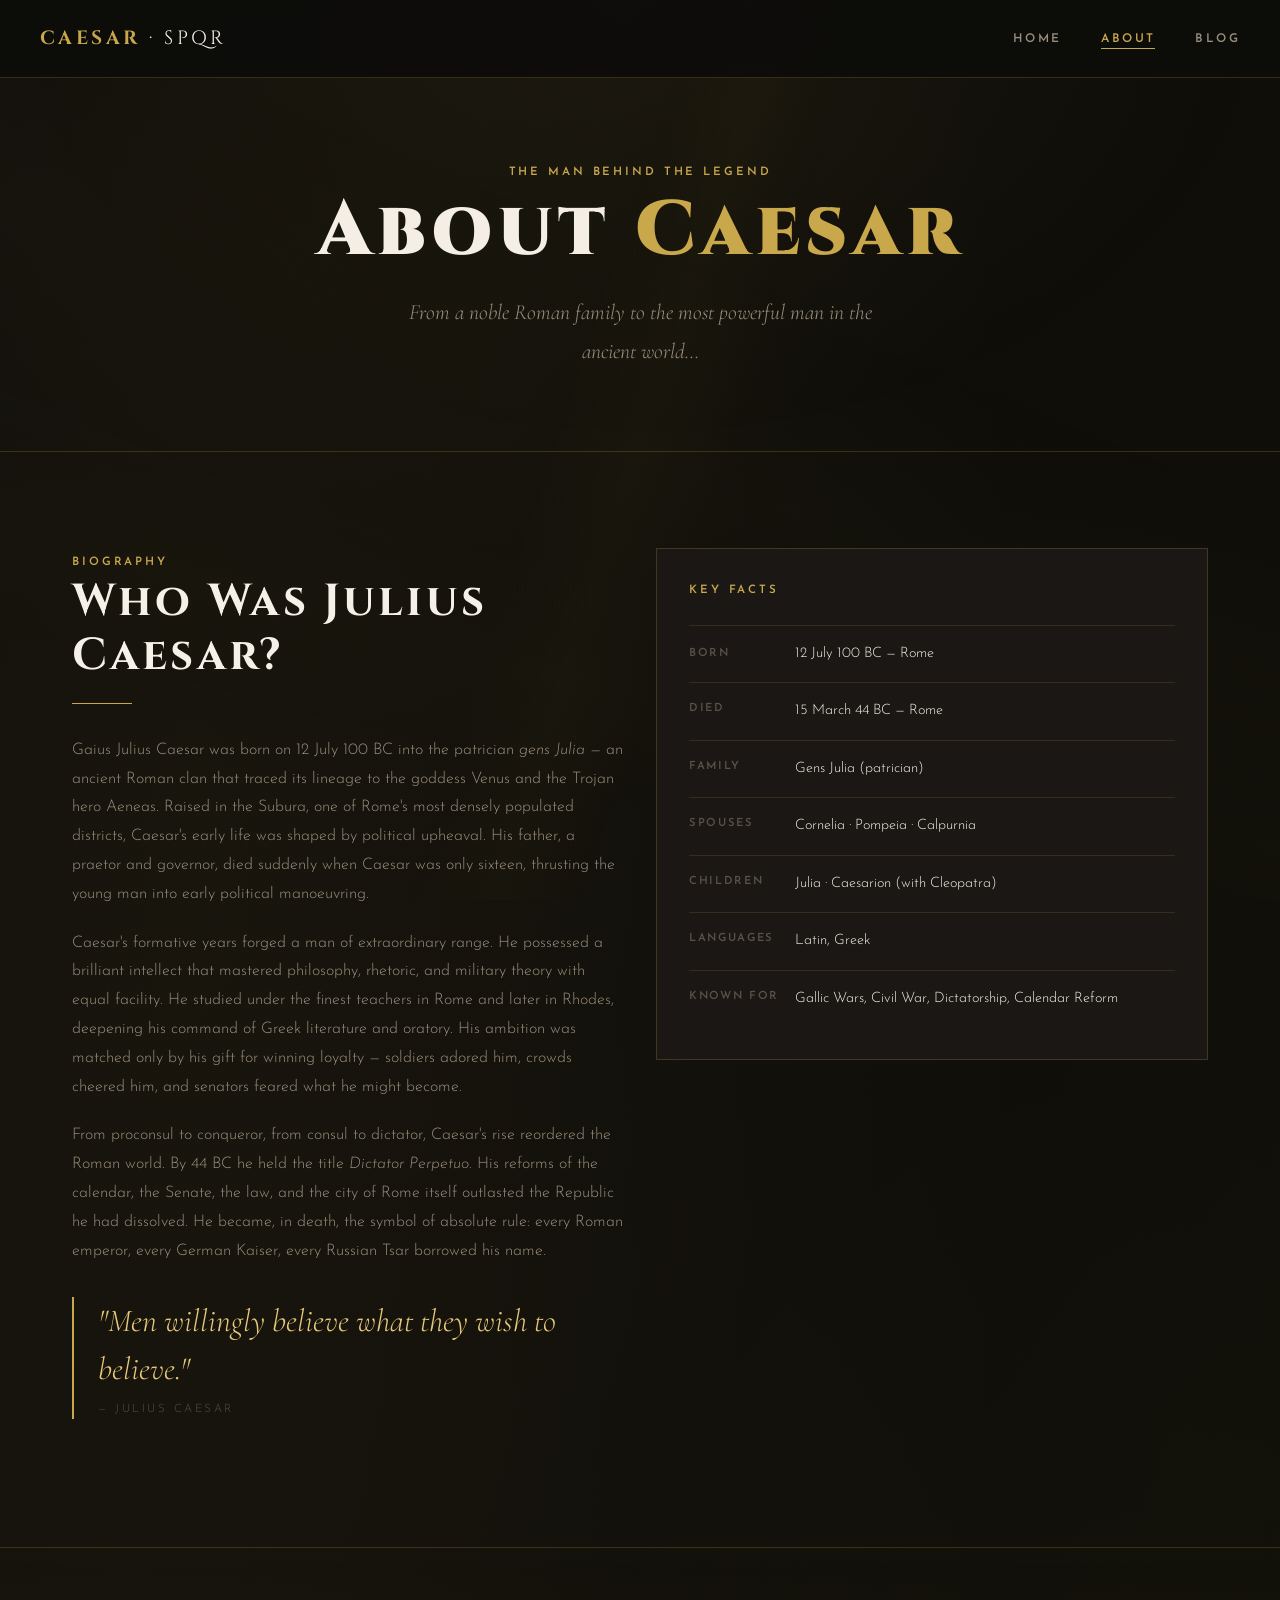
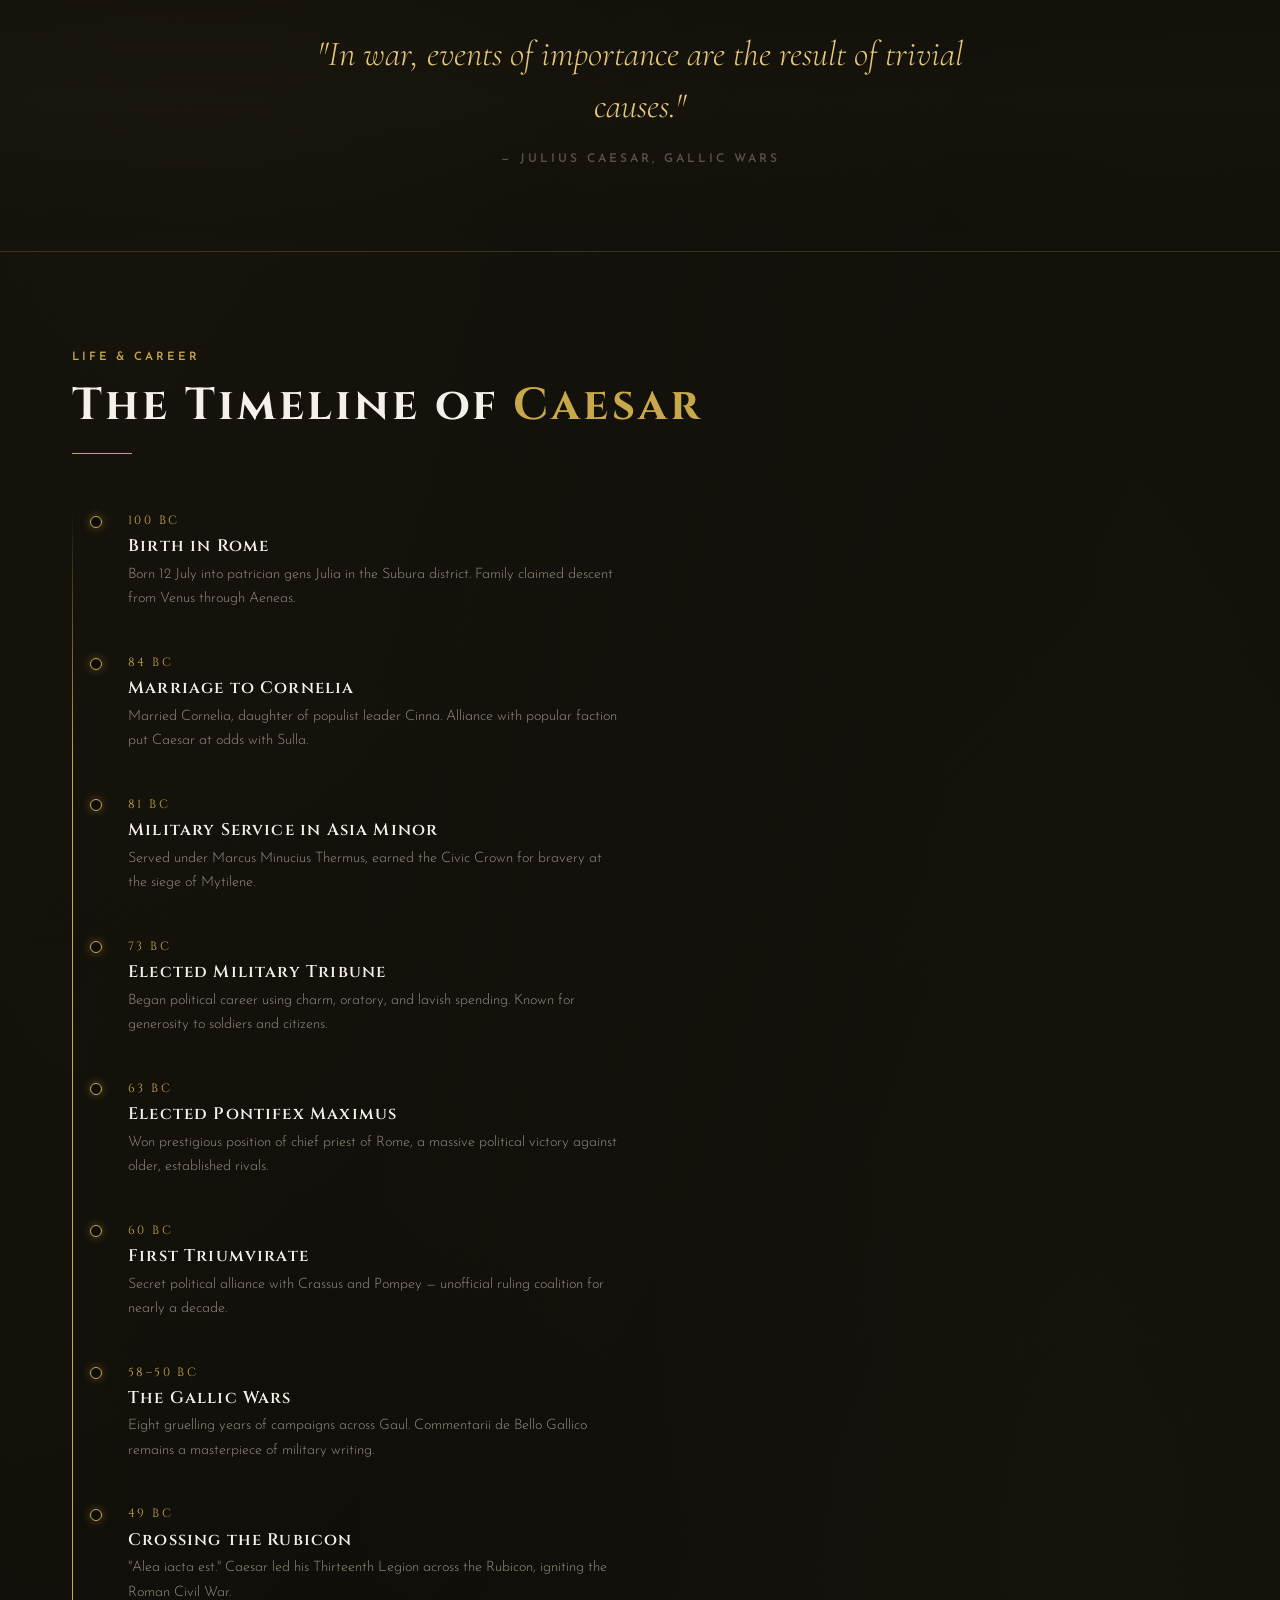
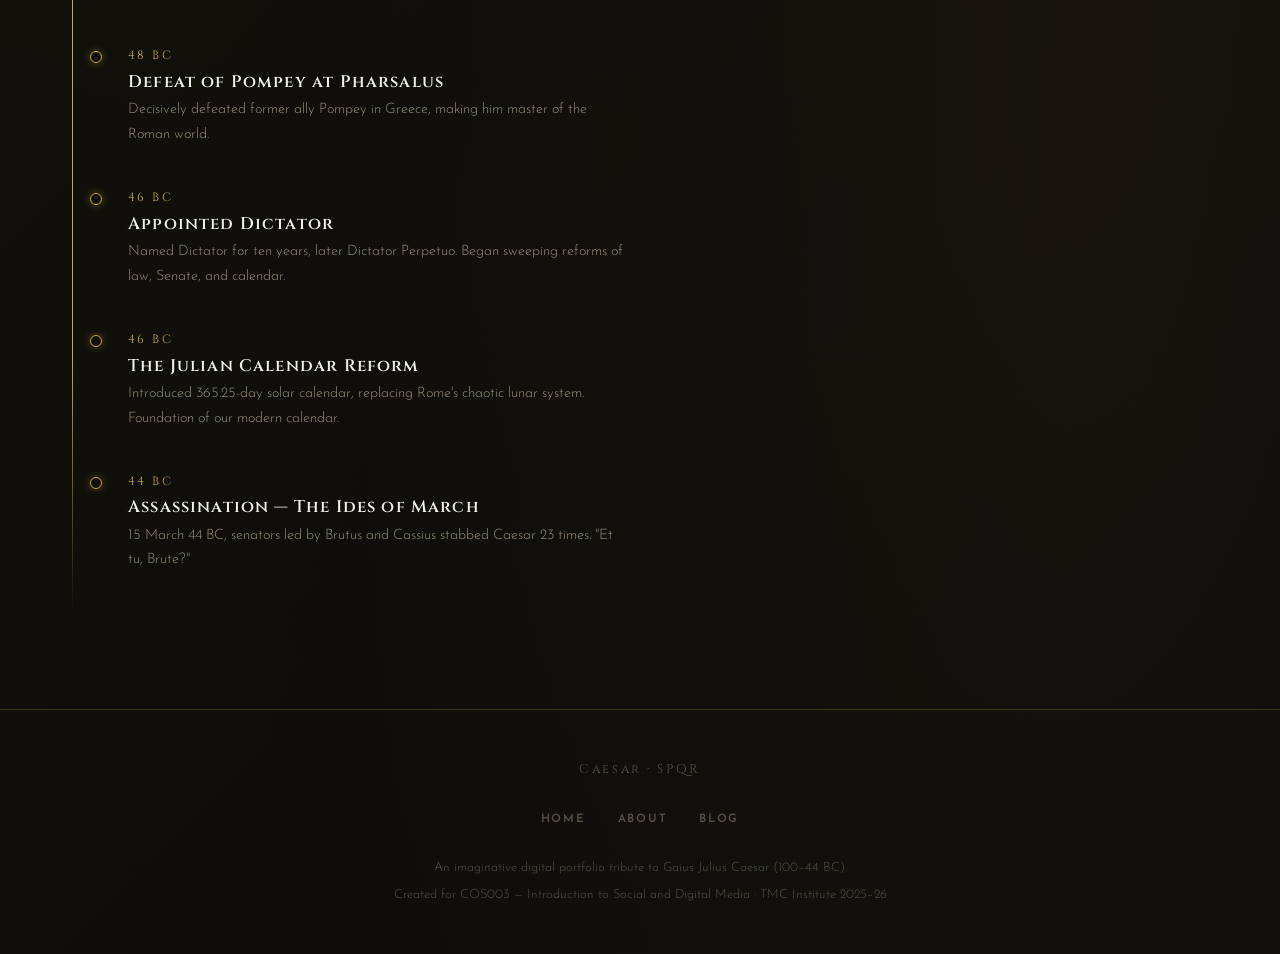
<file: about.html>
<!DOCTYPE html>
<html lang="en">
<head>
  <meta charset="UTF-8" />
  <meta name="viewport" content="width=device-width, initial-scale=1.0" />
  <title>About Caesar — Julius Caesar · Imperial Portfolio</title>
  <link rel="stylesheet" href="css/style.css" />
</head>
<body>

  <nav class="nav" role="navigation" aria-label="Main navigation">
    <a href="index.html" class="nav-logo">Caesar<span> · SPQR</span></a>
    <button class="nav-toggle" aria-label="Toggle menu" aria-expanded="false">
      <span></span><span></span><span></span>
    </button>
    <ul class="nav-links">
      <li><a href="index.html">Home</a></li>
      <li><a href="about.html">About</a></li>
      <li><a href="blog.html">Blog</a></li>
    </ul>
  </nav>

  <main>

    <!-- ── PAGE HERO ──────────────────────────────────────── -->
    <header class="page-hero">
      <span class="overline">The Man Behind the Legend</span>
      <h1>About <span class="gold">Caesar</span></h1>
      <p class="hero-subtitle" style="font-family:var(--font-quote);font-style:italic;margin-top:1rem;">From a noble Roman family to the most powerful man in the ancient world…</p>
    </header>

    <!-- ── BIO + KEY FACTS ────────────────────────────────── -->
    <section class="section" aria-label="Biography">
      <div class="featured-grid" style="align-items:start;">

        <!-- Biography -->
        <div class="reveal-left">
          <span class="overline">Biography</span>
          <h2>Who Was Julius Caesar?</h2>
          <div class="divider" style="margin-bottom:2rem;"></div>

          <p>Gaius Julius Caesar was born on 12 July 100 BC into the patrician <em>gens Julia</em> — an ancient Roman clan that traced its lineage to the goddess Venus and the Trojan hero Aeneas. Raised in the Subura, one of Rome's most densely populated districts, Caesar's early life was shaped by political upheaval. His father, a praetor and governor, died suddenly when Caesar was only sixteen, thrusting the young man into early political manoeuvring.</p>
          <p style="margin-top:1.25rem;">Caesar's formative years forged a man of extraordinary range. He possessed a brilliant intellect that mastered philosophy, rhetoric, and military theory with equal facility. He studied under the finest teachers in Rome and later in Rhodes, deepening his command of Greek literature and oratory. His ambition was matched only by his gift for winning loyalty — soldiers adored him, crowds cheered him, and senators feared what he might become.</p>
          <p style="margin-top:1.25rem;">From proconsul to conqueror, from consul to dictator, Caesar's rise reordered the Roman world. By 44 BC he held the title <em>Dictator Perpetuo</em>. His reforms of the calendar, the Senate, the law, and the city of Rome itself outlasted the Republic he had dissolved. He became, in death, the symbol of absolute rule: every Roman emperor, every German Kaiser, every Russian Tsar borrowed his name.</p>

          <blockquote style="margin-top:2rem;">"Men willingly believe what they wish to believe."
            <footer style="font-family:var(--font-body);font-size:0.72rem;letter-spacing:0.22em;text-transform:uppercase;color:var(--text-dim);font-style:normal;margin-top:0.5rem;">— Julius Caesar</footer>
          </blockquote>
        </div>

        <!-- Key Facts -->
        <div class="card reveal-right" style="cursor:default;">
          <span class="overline" style="display:block;margin-bottom:1.5rem;">Key Facts</span>
          <div style="border-top:1px solid rgba(201,168,76,0.15);">
            <div style="display:flex;gap:1rem;align-items:start;padding:1rem 0;border-bottom:1px solid rgba(201,168,76,0.15);">
              <span style="font-size:0.7rem;letter-spacing:0.15em;text-transform:uppercase;color:var(--text-dim);font-weight:600;min-width:90px;padding-top:2px;flex-shrink:0;">Born</span>
              <span style="font-size:0.9rem;font-weight:300;color:var(--text);">12 July 100 BC — Rome</span>
            </div>
            <div style="display:flex;gap:1rem;align-items:start;padding:1rem 0;border-bottom:1px solid rgba(201,168,76,0.15);">
              <span style="font-size:0.7rem;letter-spacing:0.15em;text-transform:uppercase;color:var(--text-dim);font-weight:600;min-width:90px;flex-shrink:0;">Died</span>
              <span style="font-size:0.9rem;font-weight:300;color:var(--text);">15 March 44 BC — Rome</span>
            </div>
            <div style="display:flex;gap:1rem;align-items:start;padding:1rem 0;border-bottom:1px solid rgba(201,168,76,0.15);">
              <span style="font-size:0.7rem;letter-spacing:0.15em;text-transform:uppercase;color:var(--text-dim);font-weight:600;min-width:90px;flex-shrink:0;">Family</span>
              <span style="font-size:0.9rem;font-weight:300;color:var(--text);">Gens Julia (patrician)</span>
            </div>
            <div style="display:flex;gap:1rem;align-items:start;padding:1rem 0;border-bottom:1px solid rgba(201,168,76,0.15);">
              <span style="font-size:0.7rem;letter-spacing:0.15em;text-transform:uppercase;color:var(--text-dim);font-weight:600;min-width:90px;flex-shrink:0;">Spouses</span>
              <span style="font-size:0.9rem;font-weight:300;color:var(--text);">Cornelia · Pompeia · Calpurnia</span>
            </div>
            <div style="display:flex;gap:1rem;align-items:start;padding:1rem 0;border-bottom:1px solid rgba(201,168,76,0.15);">
              <span style="font-size:0.7rem;letter-spacing:0.15em;text-transform:uppercase;color:var(--text-dim);font-weight:600;min-width:90px;flex-shrink:0;">Children</span>
              <span style="font-size:0.9rem;font-weight:300;color:var(--text);">Julia · Caesarion (with Cleopatra)</span>
            </div>
            <div style="display:flex;gap:1rem;align-items:start;padding:1rem 0;border-bottom:1px solid rgba(201,168,76,0.15);">
              <span style="font-size:0.7rem;letter-spacing:0.15em;text-transform:uppercase;color:var(--text-dim);font-weight:600;min-width:90px;flex-shrink:0;">Languages</span>
              <span style="font-size:0.9rem;font-weight:300;color:var(--text);">Latin, Greek</span>
            </div>
            <div style="display:flex;gap:1rem;align-items:start;padding:1rem 0;">
              <span style="font-size:0.7rem;letter-spacing:0.15em;text-transform:uppercase;color:var(--text-dim);font-weight:600;min-width:90px;flex-shrink:0;">Known For</span>
              <span style="font-size:0.9rem;font-weight:300;color:var(--text);">Gallic Wars, Civil War, Dictatorship, Calendar Reform</span>
            </div>
          </div>
        </div>
      </div>
    </section>

    <!-- ── QUOTE BAND ──────────────────────────────────────── -->
    <div class="quote-section reveal">
      <blockquote>"In war, events of importance are the result of trivial causes."</blockquote>
      <p class="quote-attr">— Julius Caesar, Gallic Wars</p>
    </div>

    <!-- ── TIMELINE ────────────────────────────────────────── -->
    <section class="section" aria-label="Timeline">
      <div class="section-header reveal">
        <span class="overline">Life &amp; Career</span>
        <h2>The Timeline of <span class="gold">Caesar</span></h2>
        <div class="divider"></div>
      </div>

      <div class="timeline">
        <div class="timeline-item reveal stagger-1">
          <p class="timeline-year">100 BC</p>
          <h3 class="timeline-title">Birth in Rome</h3>
          <p class="timeline-desc">Born 12 July into patrician gens Julia in the Subura district. Family claimed descent from Venus through Aeneas.</p>
        </div>
        <div class="timeline-item reveal stagger-2">
          <p class="timeline-year">84 BC</p>
          <h3 class="timeline-title">Marriage to Cornelia</h3>
          <p class="timeline-desc">Married Cornelia, daughter of populist leader Cinna. Alliance with popular faction put Caesar at odds with Sulla.</p>
        </div>
        <div class="timeline-item reveal stagger-3">
          <p class="timeline-year">81 BC</p>
          <h3 class="timeline-title">Military Service in Asia Minor</h3>
          <p class="timeline-desc">Served under Marcus Minucius Thermus, earned the Civic Crown for bravery at the siege of Mytilene.</p>
        </div>
        <div class="timeline-item reveal stagger-1">
          <p class="timeline-year">73 BC</p>
          <h3 class="timeline-title">Elected Military Tribune</h3>
          <p class="timeline-desc">Began political career using charm, oratory, and lavish spending. Known for generosity to soldiers and citizens.</p>
        </div>
        <div class="timeline-item reveal stagger-2">
          <p class="timeline-year">63 BC</p>
          <h3 class="timeline-title">Elected Pontifex Maximus</h3>
          <p class="timeline-desc">Won prestigious position of chief priest of Rome, a massive political victory against older, established rivals.</p>
        </div>
        <div class="timeline-item reveal stagger-3">
          <p class="timeline-year">60 BC</p>
          <h3 class="timeline-title">First Triumvirate</h3>
          <p class="timeline-desc">Secret political alliance with Crassus and Pompey — unofficial ruling coalition for nearly a decade.</p>
        </div>
        <div class="timeline-item reveal stagger-1">
          <p class="timeline-year">58–50 BC</p>
          <h3 class="timeline-title">The Gallic Wars</h3>
          <p class="timeline-desc">Eight gruelling years of campaigns across Gaul. Commentarii de Bello Gallico remains a masterpiece of military writing.</p>
        </div>
        <div class="timeline-item reveal stagger-2">
          <p class="timeline-year">49 BC</p>
          <h3 class="timeline-title">Crossing the Rubicon</h3>
          <p class="timeline-desc">"Alea iacta est." Caesar led his Thirteenth Legion across the Rubicon, igniting the Roman Civil War.</p>
        </div>
        <div class="timeline-item reveal stagger-3">
          <p class="timeline-year">48 BC</p>
          <h3 class="timeline-title">Defeat of Pompey at Pharsalus</h3>
          <p class="timeline-desc">Decisively defeated former ally Pompey in Greece, making him master of the Roman world.</p>
        </div>
        <div class="timeline-item reveal stagger-1">
          <p class="timeline-year">46 BC</p>
          <h3 class="timeline-title">Appointed Dictator</h3>
          <p class="timeline-desc">Named Dictator for ten years, later Dictator Perpetuo. Began sweeping reforms of law, Senate, and calendar.</p>
        </div>
        <div class="timeline-item reveal stagger-2">
          <p class="timeline-year">46 BC</p>
          <h3 class="timeline-title">The Julian Calendar Reform</h3>
          <p class="timeline-desc">Introduced 365.25-day solar calendar, replacing Rome's chaotic lunar system. Foundation of our modern calendar.</p>
        </div>
        <div class="timeline-item reveal stagger-3">
          <p class="timeline-year">44 BC</p>
          <h3 class="timeline-title">Assassination — The Ides of March</h3>
          <p class="timeline-desc">15 March 44 BC, senators led by Brutus and Cassius stabbed Caesar 23 times. "Et tu, Brute?"</p>
        </div>
      </div>
    </section>

  </main>

  <footer class="footer">
    <p class="footer-logo">Caesar · SPQR</p>
    <ul class="footer-links">
      <li><a href="index.html">Home</a></li>
      <li><a href="about.html">About</a></li>
      <li><a href="blog.html">Blog</a></li>
    </ul>
    <p>An imaginative digital portfolio tribute to Gaius Julius Caesar (100–44 BC).</p>
    <p style="margin-top:0.25rem;">Created for COS003 — Introduction to Social and Digital Media · TMC Institute 2025–26</p>
  </footer>

  <script src="js/main.js"></script>
</body>
</html>
</file>
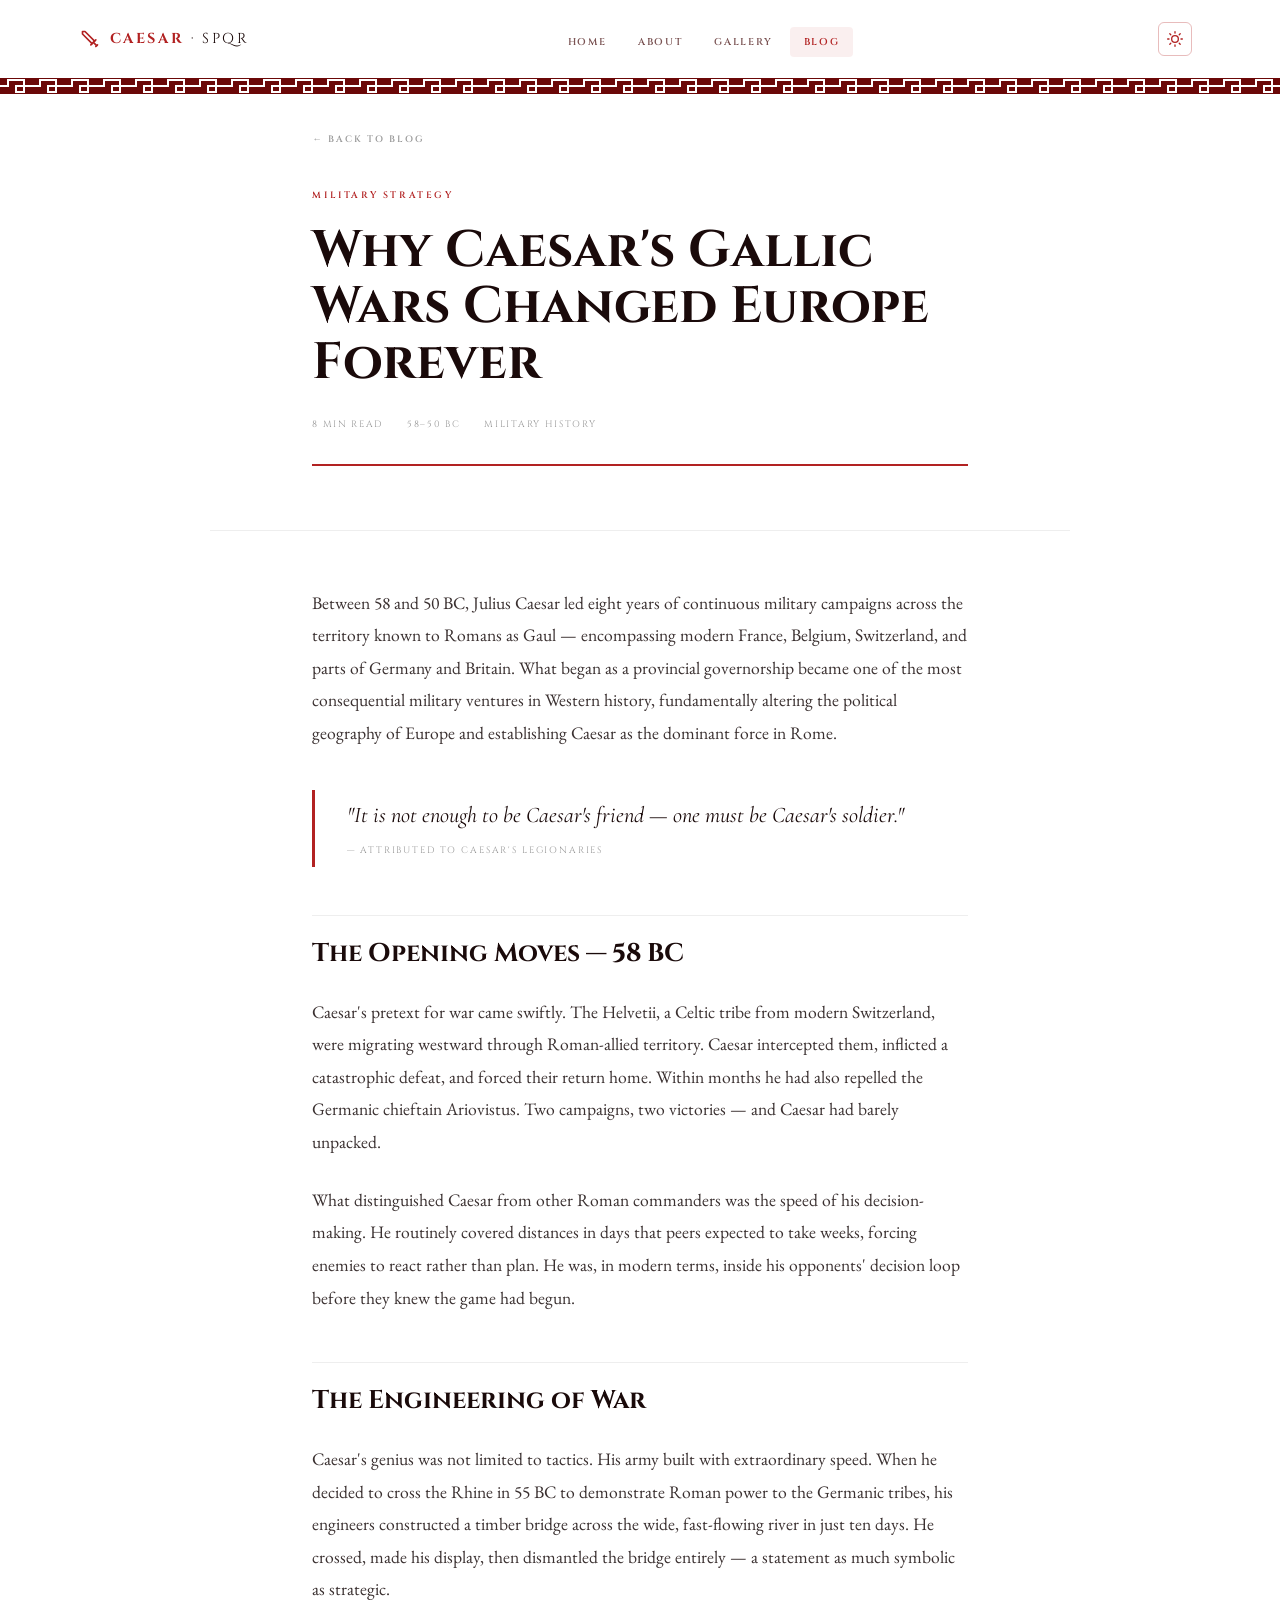
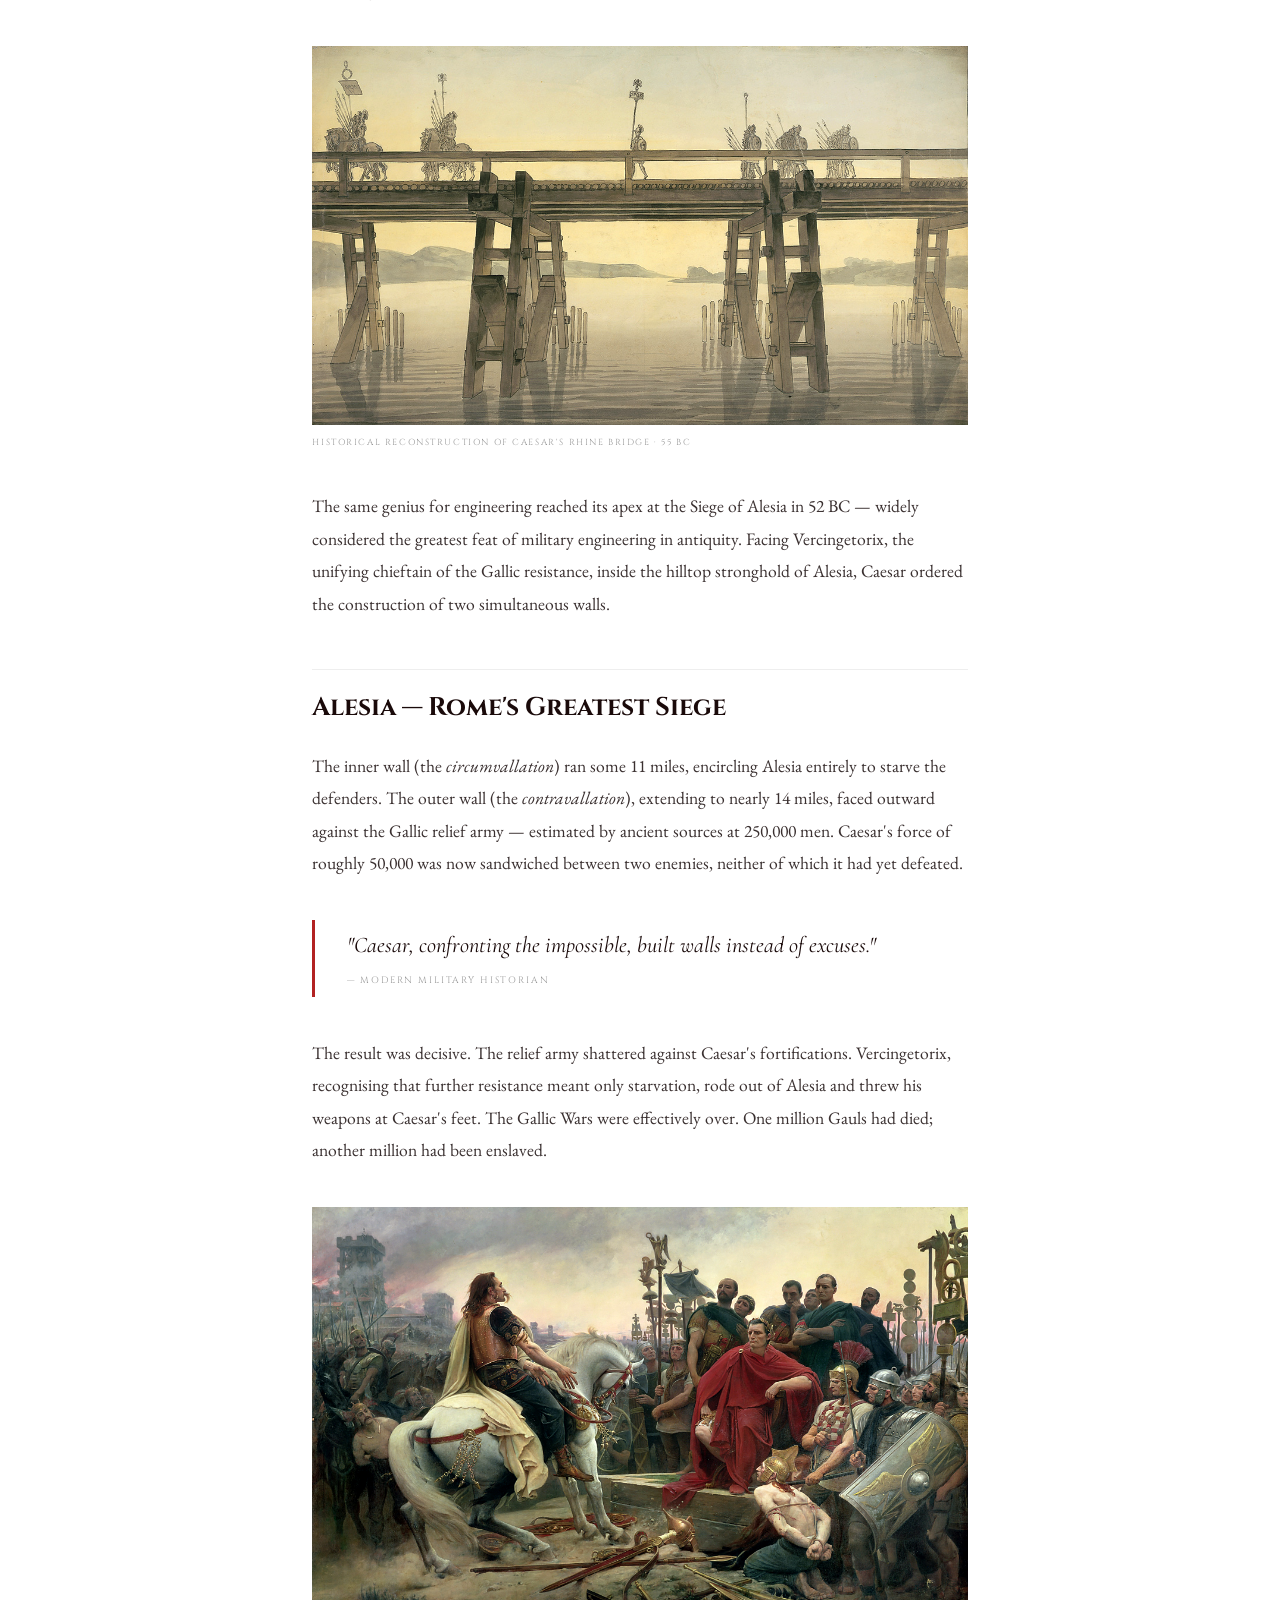
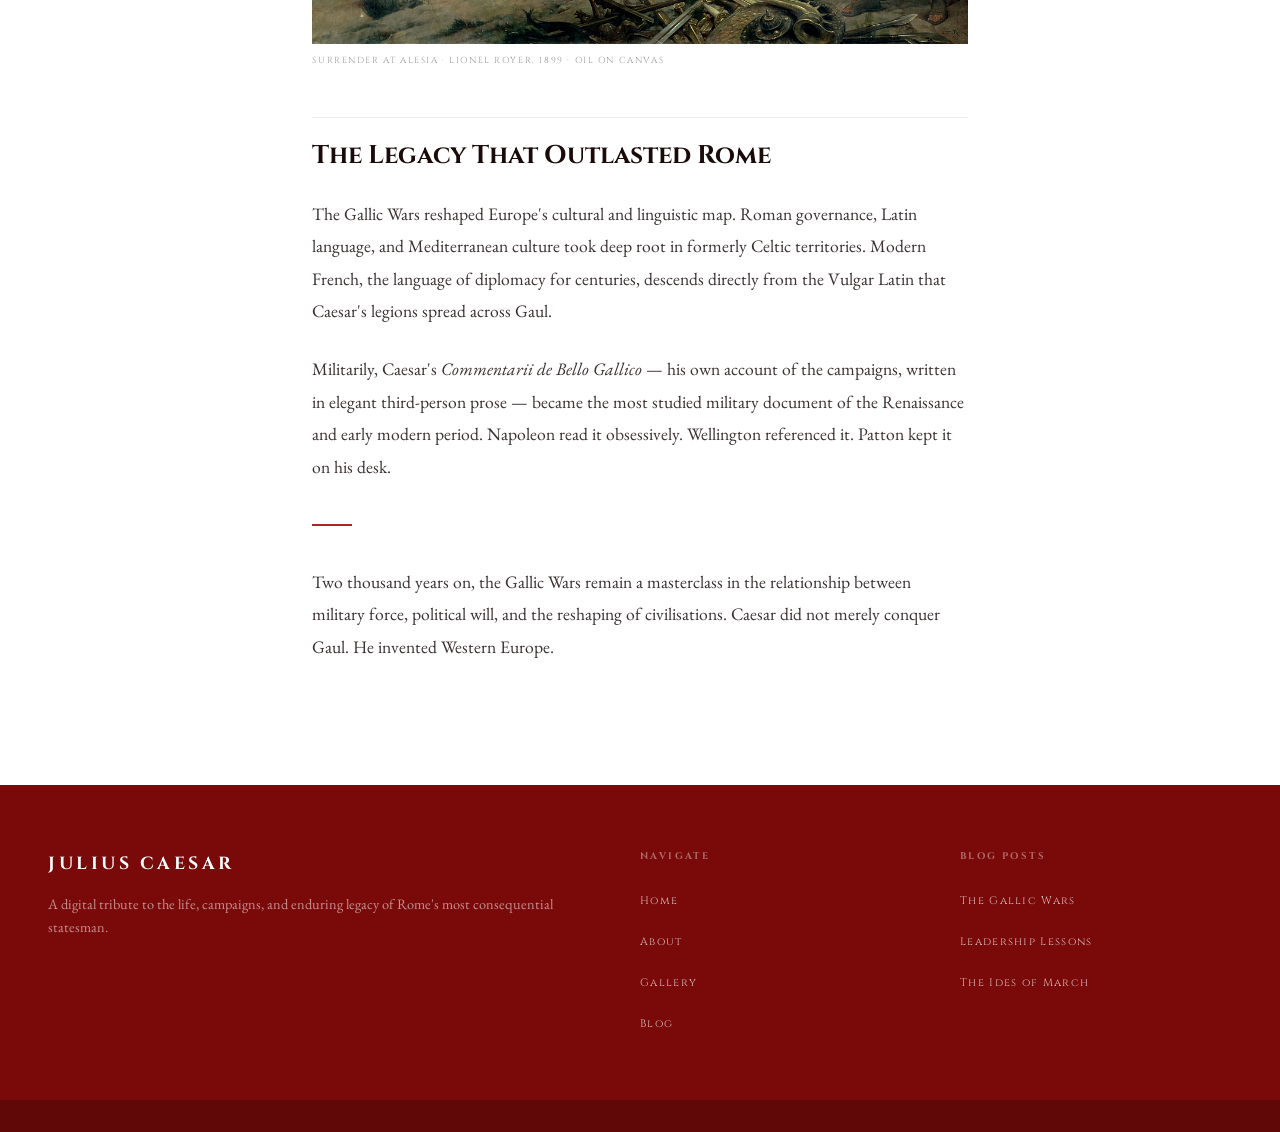
<file: blog-post-1.html>
<!DOCTYPE html>
<html lang="en">
<head>
  <meta charset="UTF-8" />
  <meta name="viewport" content="width=device-width, initial-scale=1.0" />
  <title>The Gallic Wars — Julius Caesar</title>
  <link href="https://fonts.googleapis.com/css2?family=Cormorant+Garamond:ital,wght@0,300;0,400;0,600;1,300;1,400&family=Cinzel:wght@400;600;700&family=EB+Garamond:ital,wght@0,400;1,400&display=swap" rel="stylesheet" />
  <style>
    *, *::before, *::after { box-sizing: border-box; margin: 0; padding: 0; }
    :root {
      --cream: #FFFFFF;
      --ink:   #1A0A0A;
      --gold:  #B22222;
      --ash:   #555555;
      --stone: #999999;
      --serif:   'Cormorant Garamond', Georgia, serif;
      --display: 'Cinzel', serif;
      --body:    'EB Garamond', Georgia, serif;
    }
    html { scroll-behavior: smooth; }
    body { font-family: var(--body); background: var(--cream); color: var(--ink); font-size: 18px; line-height: 1.75; overflow-x: hidden; }

    /* ── NAV ── */
    .site-header { position: fixed; top:0; left:0; right:0; z-index:200; background: rgba(255,255,255,0.96); backdrop-filter: blur(16px); }
    .nav-meander { height:16px; line-height:0; overflow:hidden; }
    .site-nav { display:flex; align-items:center; justify-content:space-between; height:78px; max-width:1200px; margin:0 auto; padding:0 2.5rem; }
    .nav-logo { display:flex; align-items:center; gap:0.6rem; text-decoration:none; }
    .nav-logo svg { width:20px; height:20px; color:#B22222; flex-shrink:0; }
    .nav-logo-text { font-family:var(--display); font-size:0.9rem; font-weight:700; letter-spacing:0.18em; text-transform:uppercase; color:#B22222; line-height:1; }
    .nav-logo-text em { color:#1A0808; font-style:normal; font-weight:400; }
    .nav-links { display:flex; align-items:center; gap:0.25rem; list-style:none; }
    .nav-links a { font-family:var(--display); font-size:0.62rem; font-weight:600; letter-spacing:0.18em; text-transform:uppercase; color:#7A5252; text-decoration:none; padding:0.5rem 0.85rem; border-radius:4px; transition:color 0.2s, background 0.2s; }
    .nav-links a:hover, .nav-links a.active { color:#B22222; background:rgba(178,34,34,0.07); }
    .nav-toggle { display:none; align-items:center; justify-content:center; width:40px; height:40px; background:transparent; border:1px solid rgba(178,34,34,0.3); border-radius:6px; cursor:pointer; color:#B22222; padding:0; transition:background 0.2s; }
    .nav-toggle svg { width:22px; height:22px; overflow:visible; }
    .toggle-path { fill:none; stroke:#B22222; stroke-width:2.5; stroke-linecap:round; stroke-linejoin:round; transition:all 0.6s cubic-bezier(0.4,0,0.2,1); }
    .toggle-top { stroke-dasharray:12 63; stroke-dashoffset:0; }
    .nav-toggle.open svg { transform:rotate(-45deg); }
    .nav-toggle.open .toggle-top { stroke-dasharray:20 300; stroke-dashoffset:-32.42px; }

    /* ── DRAWER ── */
    .drawer-overlay { position:fixed; inset:0; z-index:190; background:rgba(26,8,8,0.35); backdrop-filter:blur(4px); opacity:0; pointer-events:none; transition:opacity 0.35s; }
    .drawer-overlay.open { opacity:1; pointer-events:auto; }
    .drawer { position:fixed; top:0; left:0; bottom:0; z-index:195; width:min(75vw,320px); background:#FFFFFF; border-right:1px solid rgba(178,34,34,0.15); display:flex; flex-direction:column; transform:translateX(-100%); transition:transform 0.35s cubic-bezier(0.4,0,0.2,1); }
    .drawer.open { transform:translateX(0); }
    .drawer-brand { display:flex; align-items:center; gap:0.6rem; padding:1.5rem 1.25rem; border-bottom:1px solid rgba(178,34,34,0.12); }
    .drawer-brand-text { font-family:var(--display); font-size:0.78rem; font-weight:700; letter-spacing:0.18em; text-transform:uppercase; color:#B22222; }
    .drawer-links { display:flex; flex-direction:column; gap:0.25rem; padding:1.5rem 1rem; flex:1; }
    .drawer-links a { font-family:var(--display); font-size:0.68rem; font-weight:600; letter-spacing:0.2em; text-transform:uppercase; color:#7A5252; text-decoration:none; padding:0.65rem 0.85rem; border-radius:6px; transition:color 0.2s, background 0.2s; }
    .drawer-links a:hover { color:#B22222; background:rgba(178,34,34,0.07); }
    .drawer-footer { padding:1.25rem; border-top:1px solid rgba(178,34,34,0.12); }
    .drawer-cta { display:block; font-family:var(--display); font-size:0.62rem; font-weight:700; letter-spacing:0.2em; text-transform:uppercase; text-align:center; background:#B22222; color:#fff; padding:0.85rem 1.5rem; text-decoration:none; transition:background 0.2s; }
    .drawer-cta:hover { background:#8B0000; }

    /* ── ARTICLE LAYOUT ── */
    .post-hero {
      padding-top: 120px;
      padding-bottom: 4rem;
      padding-left: clamp(1.5rem, 8vw, 10rem);
      padding-right: clamp(1.5rem, 8vw, 10rem);
      border-bottom: 1px solid #EEEEEE;
      max-width: 860px;
      margin: 0 auto;
    }
    .post-back {
      display: inline-flex;
      align-items: center;
      gap: 0.4rem;
      font-family: var(--display);
      font-size: 0.58rem;
      font-weight: 600;
      letter-spacing: 0.22em;
      text-transform: uppercase;
      color: var(--stone);
      text-decoration: none;
      margin-bottom: 2.5rem;
      transition: color 0.2s;
    }
    .post-back:hover { color: var(--gold); }
    .post-tag {
      font-family: var(--display);
      font-size: 0.58rem;
      font-weight: 600;
      letter-spacing: 0.28em;
      text-transform: uppercase;
      color: var(--gold);
      margin-bottom: 1.2rem;
    }
    .post-title {
      font-family: var(--display);
      font-size: clamp(2rem, 5vw, 3.2rem);
      font-weight: 700;
      line-height: 1.1;
      color: var(--ink);
      margin-bottom: 1.5rem;
    }
    .post-meta {
      display: flex;
      gap: 1.5rem;
      font-family: var(--display);
      font-size: 0.58rem;
      letter-spacing: 0.18em;
      text-transform: uppercase;
      color: var(--stone);
      padding-bottom: 2rem;
      border-bottom: 2px solid var(--gold);
    }
    .post-body {
      max-width: 860px;
      margin: 0 auto;
      padding: 3.5rem clamp(1.5rem, 8vw, 10rem) 6rem;
    }
    .post-body p { font-size: 1.1rem; line-height: 1.85; color: #3A3030; margin-bottom: 1.6rem; }
    .post-body h2 {
      font-family: var(--display);
      font-size: clamp(1.2rem, 2.5vw, 1.6rem);
      font-weight: 700;
      color: var(--ink);
      margin: 3rem 0 1.2rem;
      padding-top: 1rem;
      border-top: 1px solid #EEEEEE;
    }
    .post-body h3 {
      font-family: var(--display);
      font-size: 1rem;
      font-weight: 600;
      letter-spacing: 0.08em;
      color: var(--gold);
      margin: 2rem 0 0.8rem;
      text-transform: uppercase;
    }
    .post-pullquote {
      border-left: 3px solid var(--gold);
      margin: 2.5rem 0;
      padding: 0.5rem 0 0.5rem 2rem;
    }
    .post-pullquote p {
      font-family: var(--serif);
      font-style: italic;
      font-size: 1.4rem !important;
      line-height: 1.5 !important;
      color: var(--ink) !important;
      margin: 0 !important;
    }
    .post-pullquote cite {
      display: block;
      margin-top: 0.7rem;
      font-family: var(--display);
      font-size: 0.58rem;
      letter-spacing: 0.2em;
      text-transform: uppercase;
      color: var(--stone);
      font-style: normal;
    }
    .post-divider { width: 40px; height: 2px; background: var(--gold); margin: 2.5rem 0; }
    .post-img {
      width: 100%;
      margin: 2.5rem 0;
      position: relative;
    }
    .post-img img { width: 100%; display: block; filter: sepia(12%) contrast(1.05); }
    .post-img figcaption {
      font-family: var(--display);
      font-size: 0.55rem;
      letter-spacing: 0.18em;
      text-transform: uppercase;
      color: var(--stone);
      margin-top: 0.6rem;
    }

    /* ── FOOTER ── */
    footer { background: #7A0A0A; color: rgba(255,255,255,0.8); padding: 4rem 3rem; display: grid; grid-template-columns: 2fr 1fr 1fr; gap: 3rem; max-width: 100%; }
    .footer-brand .footer-logo { font-family:var(--display); font-size:1.1rem; font-weight:700; letter-spacing:0.2em; color:#fff; margin-bottom:0.75rem; }
    .footer-brand .footer-tagline { font-family:var(--body); font-size:0.9rem; line-height:1.6; color:rgba(255,255,255,0.55); }
    .footer-nav h4 { font-family:var(--display); font-size:0.6rem; letter-spacing:0.25em; text-transform:uppercase; color:rgba(255,255,255,0.4); margin-bottom:1rem; }
    .footer-nav ul { list-style:none; display:flex; flex-direction:column; gap:0.6rem; }
    .footer-nav a { font-family:var(--display); font-size:0.68rem; letter-spacing:0.12em; color:rgba(255,255,255,0.7); text-decoration:none; transition:color 0.2s; }
    .footer-nav a:hover { color:#fff; }
    .footer-bottom { background:#600808; padding:1rem 3rem; font-family:var(--display); font-size:0.55rem; letter-spacing:0.15em; color:rgba(255,255,255,0.3); }

    @media (max-width: 900px) {
      .nav-links { display:none; }
      .nav-toggle { display:flex; }
      footer { grid-template-columns:1fr; gap:2rem; padding:3rem 2rem; }
    }

    /* ── THEME TOGGLE BUTTON ── */
    .theme-toggle { display:flex; align-items:center; justify-content:center; width:34px; height:34px; background:transparent; border:1px solid rgba(178,34,34,0.3); border-radius:6px; cursor:pointer; color:#B22222; padding:0; transition:background 0.2s, border-color 0.2s; margin-right:0.5rem; flex-shrink:0; }
    .theme-toggle:hover { background:rgba(178,34,34,0.07); border-color:rgba(178,34,34,0.5); }
    .theme-toggle svg { width:16px; height:16px; display:block; }
    .theme-toggle .icon-moon { display:none; }
    [data-theme="dark"] .theme-toggle .icon-moon { display:block; }
    [data-theme="dark"] .theme-toggle .icon-sun { display:none; }

    /* ── DARK MODE ── */
    [data-theme="dark"] body { background:#0D0808; color:#E8D5C4; }
    [data-theme="dark"] .site-header { background:rgba(13,8,8,0.97); }
    [data-theme="dark"] .nav-logo-text { color:#B22222; }
    [data-theme="dark"] .nav-logo-text em { color:#E8D5C4; }
    [data-theme="dark"] .nav-links a { color:#A08080; }
    [data-theme="dark"] .nav-links a:hover, [data-theme="dark"] .nav-links a.active { color:#B22222; background:rgba(178,34,34,0.12); }
    [data-theme="dark"] .theme-toggle { border-color:rgba(178,34,34,0.4); color:#CC4444; }
    [data-theme="dark"] .drawer { background:#140A0A; border-right-color:rgba(178,34,34,0.2); }
    [data-theme="dark"] .drawer-brand { border-bottom-color:rgba(178,34,34,0.15); }
    [data-theme="dark"] .drawer-brand-text em { color:#E8D5C4 !important; }
    [data-theme="dark"] .drawer-links a { color:#A08080; }
    [data-theme="dark"] .drawer-links a:hover { color:#B22222; background:rgba(178,34,34,0.12); }
    [data-theme="dark"] .drawer-footer { border-top-color:rgba(178,34,34,0.15); }
    [data-theme="dark"] .post-hero { border-bottom-color:#2A1212; }
    [data-theme="dark"] .post-title { color:#E8D5C4; }
    [data-theme="dark"] .post-back { color:#7A6060; }
    [data-theme="dark"] .post-back:hover { color:#B22222; }
    [data-theme="dark"] .post-body p { color:#C8B0A8; }
    [data-theme="dark"] .post-body h2 { color:#E8D5C4; border-top-color:#2A1212; }
    [data-theme="dark"] .post-body h3 { color:#B22222; }
    [data-theme="dark"] .post-pullquote p { color:#E8D5C4 !important; }
    [data-theme="dark"] .post-pullquote cite { color:#7A6060; }
    [data-theme="dark"] .post-meta { color:#7A6060; }
    [data-theme="dark"] .post-img figcaption { color:#7A6060; }
  </style>
  <script>(function(){var t=localStorage.getItem('jc-theme')||'light';document.documentElement.setAttribute('data-theme',t);})();</script>
</head>
<body>

  <!-- NAV -->
  <header class="site-header">
    <nav class="site-nav">
      <a href="index.html" class="nav-logo">
        <svg viewBox="0 0 24 24" fill="none" stroke="currentColor" stroke-width="2" stroke-linecap="round" stroke-linejoin="round">
          <polyline points="14.5 17.5 3 6 3 3 6 3 17.5 14.5"/><path d="M13 19l6-6"/><path d="M16 16l4 4"/><path d="M19 21l2-2"/>
        </svg>
        <span class="nav-logo-text">Caesar <em>· SPQR</em></span>
      </a>
      <ul class="nav-links">
        <li><a href="index.html">Home</a></li>
        <li><a href="index.html#about">About</a></li>
        <li><a href="index.html#gallery">Gallery</a></li>
        <li><a href="index.html#blog" class="active">Blog</a></li>
      </ul>
      <button class="theme-toggle" id="themeToggle" aria-label="Toggle dark mode" onclick="toggleTheme()">
        <svg class="icon-sun" xmlns="http://www.w3.org/2000/svg" viewBox="0 0 24 24" fill="none" stroke="currentColor" stroke-width="2" stroke-linecap="round" stroke-linejoin="round"><circle cx="12" cy="12" r="5"/><line x1="12" y1="1" x2="12" y2="3"/><line x1="12" y1="21" x2="12" y2="23"/><line x1="4.22" y1="4.22" x2="5.64" y2="5.64"/><line x1="18.36" y1="18.36" x2="19.78" y2="19.78"/><line x1="1" y1="12" x2="3" y2="12"/><line x1="21" y1="12" x2="23" y2="12"/><line x1="4.22" y1="19.78" x2="5.64" y2="18.36"/><line x1="18.36" y1="5.64" x2="19.78" y2="4.22"/></svg>
        <svg class="icon-moon" xmlns="http://www.w3.org/2000/svg" viewBox="0 0 24 24" fill="none" stroke="currentColor" stroke-width="2" stroke-linecap="round" stroke-linejoin="round"><path d="M21 12.79A9 9 0 1 1 11.21 3 7 7 0 0 0 21 12.79z"/></svg>
      </button>
      <button class="nav-toggle" id="navToggle" onclick="toggleDrawer()" aria-label="Open menu">
        <svg viewBox="0 0 32 32">
          <path class="toggle-path toggle-top" d="M27 10 13 10C10.8 10 9 8.2 9 6 9 3.5 10.8 2 13 2 15.2 2 17 3.8 17 6L17 26C17 28.2 18.8 30 21 30 23.2 30 25 28.2 25 26 25 23.8 23.2 22 21 22L7 22"/>
          <path class="toggle-path toggle-mid" d="M7 16 27 16"/>
        </svg>
      </button>
    </nav>
    <div class="nav-meander" aria-hidden="true">
      <svg width="100%" height="16" style="display:block" xmlns="http://www.w3.org/2000/svg">
        <defs>
          <pattern id="gk" x="0" y="0" width="32" height="16" patternUnits="userSpaceOnUse">
            <rect width="32" height="16" fill="#6B0808"/>
            <polyline points="0,8 8,8 8,2 24,2 24,14 16,14 16,8 32,8"
              fill="none" stroke="white" stroke-width="2"
              stroke-linejoin="miter" stroke-linecap="square"/>
          </pattern>
        </defs>
        <rect width="100%" height="16" fill="url(#gk)"/>
      </svg>
    </div>
  </header>

  <div class="drawer-overlay" id="drawerOverlay" onclick="closeDrawer()"></div>
  <div class="drawer" id="drawer">
    <div class="drawer-brand">
      <span class="drawer-brand-text">Caesar <em style="color:#1A0808;font-style:normal;font-weight:400;">· SPQR</em></span>
    </div>
    <div class="drawer-links">
      <a href="index.html">Home</a>
      <a href="index.html#about">About</a>
      <a href="index.html#gallery">Gallery</a>
      <a href="index.html#blog">Blog</a>
    </div>
    <div class="drawer-footer">
      <a href="index.html#blog" class="drawer-cta" onclick="closeDrawer()">Back to Blog</a>
    </div>
  </div>

  <!-- ARTICLE -->
  <div class="post-hero">
    <a href="index.html#blog" class="post-back">← Back to Blog</a>
    <div class="post-tag">Military Strategy</div>
    <h1 class="post-title">Why Caesar's Gallic Wars Changed Europe Forever</h1>
    <div class="post-meta">
      <span>8 min read</span>
      <span>58–50 BC</span>
      <span>Military History</span>
    </div>
  </div>

  <div class="post-body">

    <p>Between 58 and 50 BC, Julius Caesar led eight years of continuous military campaigns across the territory known to Romans as Gaul — encompassing modern France, Belgium, Switzerland, and parts of Germany and Britain. What began as a provincial governorship became one of the most consequential military ventures in Western history, fundamentally altering the political geography of Europe and establishing Caesar as the dominant force in Rome.</p>

    <div class="post-pullquote">
      <p>"It is not enough to be Caesar's friend — one must be Caesar's soldier."</p>
      <cite>— Attributed to Caesar's Legionaries</cite>
    </div>

    <h2>The Opening Moves — 58 BC</h2>
    <p>Caesar's pretext for war came swiftly. The Helvetii, a Celtic tribe from modern Switzerland, were migrating westward through Roman-allied territory. Caesar intercepted them, inflicted a catastrophic defeat, and forced their return home. Within months he had also repelled the Germanic chieftain Ariovistus. Two campaigns, two victories — and Caesar had barely unpacked.</p>

    <p>What distinguished Caesar from other Roman commanders was the speed of his decision-making. He routinely covered distances in days that peers expected to take weeks, forcing enemies to react rather than plan. He was, in modern terms, inside his opponents' decision loop before they knew the game had begun.</p>

    <h2>The Engineering of War</h2>
    <p>Caesar's genius was not limited to tactics. His army built with extraordinary speed. When he decided to cross the Rhine in 55 BC to demonstrate Roman power to the Germanic tribes, his engineers constructed a timber bridge across the wide, fast-flowing river in just ten days. He crossed, made his display, then dismantled the bridge entirely — a statement as much symbolic as strategic.</p>

    <figure class="post-img">
      <img src="gallery/rhine-bridge.jpg" alt="Caesar's Bridge over the Rhine" />
      <figcaption>Historical reconstruction of Caesar's Rhine bridge · 55 BC</figcaption>
    </figure>

    <p>The same genius for engineering reached its apex at the Siege of Alesia in 52 BC — widely considered the greatest feat of military engineering in antiquity. Facing Vercingetorix, the unifying chieftain of the Gallic resistance, inside the hilltop stronghold of Alesia, Caesar ordered the construction of two simultaneous walls.</p>

    <h2>Alesia — Rome's Greatest Siege</h2>
    <p>The inner wall (the <em>circumvallation</em>) ran some 11 miles, encircling Alesia entirely to starve the defenders. The outer wall (the <em>contravallation</em>), extending to nearly 14 miles, faced outward against the Gallic relief army — estimated by ancient sources at 250,000 men. Caesar's force of roughly 50,000 was now sandwiched between two enemies, neither of which it had yet defeated.</p>

    <div class="post-pullquote">
      <p>"Caesar, confronting the impossible, built walls instead of excuses."</p>
      <cite>— Modern military historian</cite>
    </div>

    <p>The result was decisive. The relief army shattered against Caesar's fortifications. Vercingetorix, recognising that further resistance meant only starvation, rode out of Alesia and threw his weapons at Caesar's feet. The Gallic Wars were effectively over. One million Gauls had died; another million had been enslaved.</p>

    <figure class="post-img">
      <img src="gallery/vercingetorix.jpg" alt="Surrender at Alesia" />
      <figcaption>Surrender at Alesia · Lionel Royer, 1899 · Oil on canvas</figcaption>
    </figure>

    <h2>The Legacy That Outlasted Rome</h2>
    <p>The Gallic Wars reshaped Europe's cultural and linguistic map. Roman governance, Latin language, and Mediterranean culture took deep root in formerly Celtic territories. Modern French, the language of diplomacy for centuries, descends directly from the Vulgar Latin that Caesar's legions spread across Gaul.</p>

    <p>Militarily, Caesar's <em>Commentarii de Bello Gallico</em> — his own account of the campaigns, written in elegant third-person prose — became the most studied military document of the Renaissance and early modern period. Napoleon read it obsessively. Wellington referenced it. Patton kept it on his desk.</p>

    <div class="post-divider"></div>
    <p>Two thousand years on, the Gallic Wars remain a masterclass in the relationship between military force, political will, and the reshaping of civilisations. Caesar did not merely conquer Gaul. He invented Western Europe.</p>

  </div>

  <!-- FOOTER -->
  <footer>
    <div class="footer-brand">
      <div class="footer-logo">JULIUS CAESAR</div>
      <p class="footer-tagline">A digital tribute to the life, campaigns, and enduring legacy of Rome's most consequential statesman.</p>
    </div>
    <nav class="footer-nav">
      <h4>Navigate</h4>
      <ul>
        <li><a href="index.html">Home</a></li>
        <li><a href="index.html#about">About</a></li>
        <li><a href="index.html#gallery">Gallery</a></li>
        <li><a href="index.html#blog">Blog</a></li>
      </ul>
    </nav>
    <nav class="footer-nav">
      <h4>Blog Posts</h4>
      <ul>
        <li><a href="blog-post-1.html">The Gallic Wars</a></li>
        <li><a href="blog-post-2.html">Leadership Lessons</a></li>
        <li><a href="blog-post-3.html">The Ides of March</a></li>
      </ul>
    </nav>
  </footer>
  <div class="footer-bottom"></div>

  <script>
    function toggleTheme() {
      var html = document.documentElement;
      var next = html.getAttribute('data-theme') === 'dark' ? 'light' : 'dark';
      html.setAttribute('data-theme', next);
      localStorage.setItem('jc-theme', next);
    }
    function toggleDrawer() {
      const open = document.getElementById('drawer').classList.toggle('open');
      document.getElementById('drawerOverlay').classList.toggle('open', open);
      document.getElementById('navToggle').classList.toggle('open', open);
      document.body.style.overflow = open ? 'hidden' : '';
    }
    function closeDrawer() {
      document.getElementById('drawer').classList.remove('open');
      document.getElementById('drawerOverlay').classList.remove('open');
      document.getElementById('navToggle').classList.remove('open');
      document.body.style.overflow = '';
    }
    document.addEventListener('keydown', e => { if (e.key === 'Escape') closeDrawer(); });
  </script>
</body>
</html>
</file>
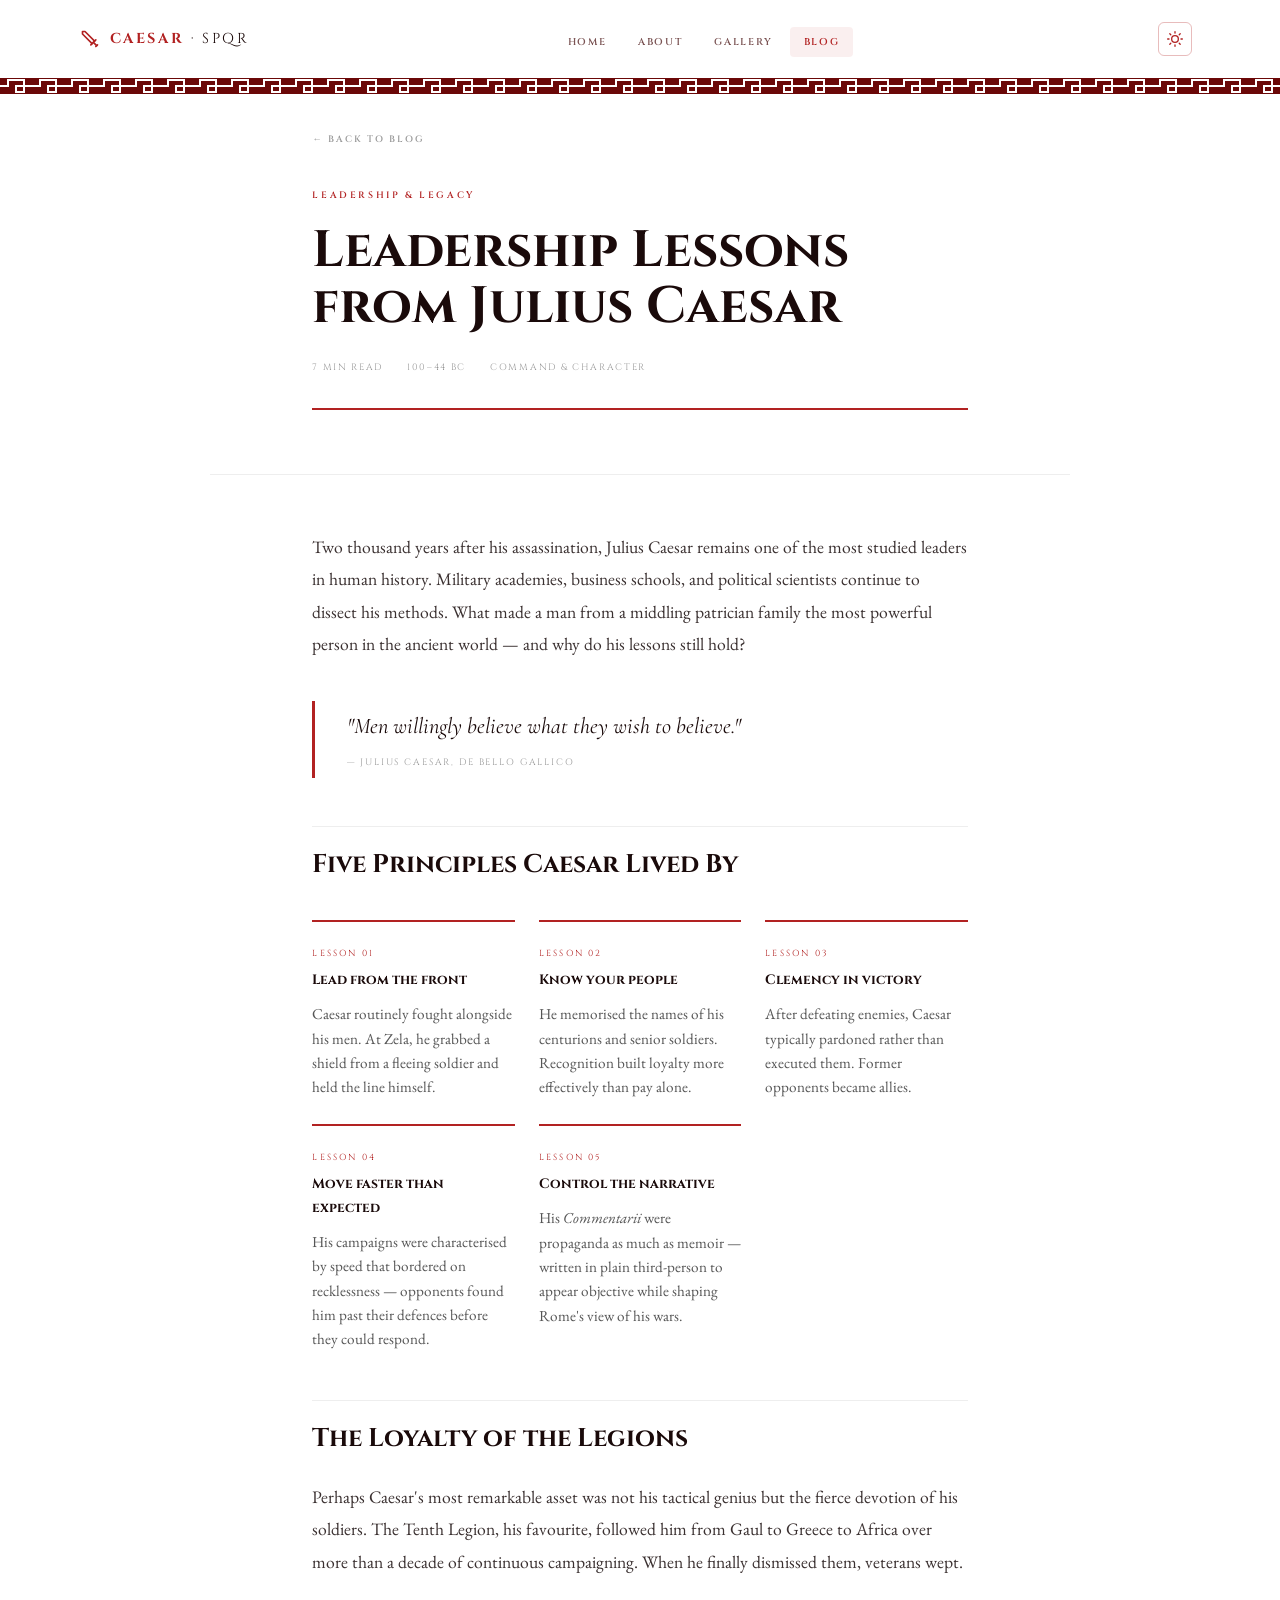
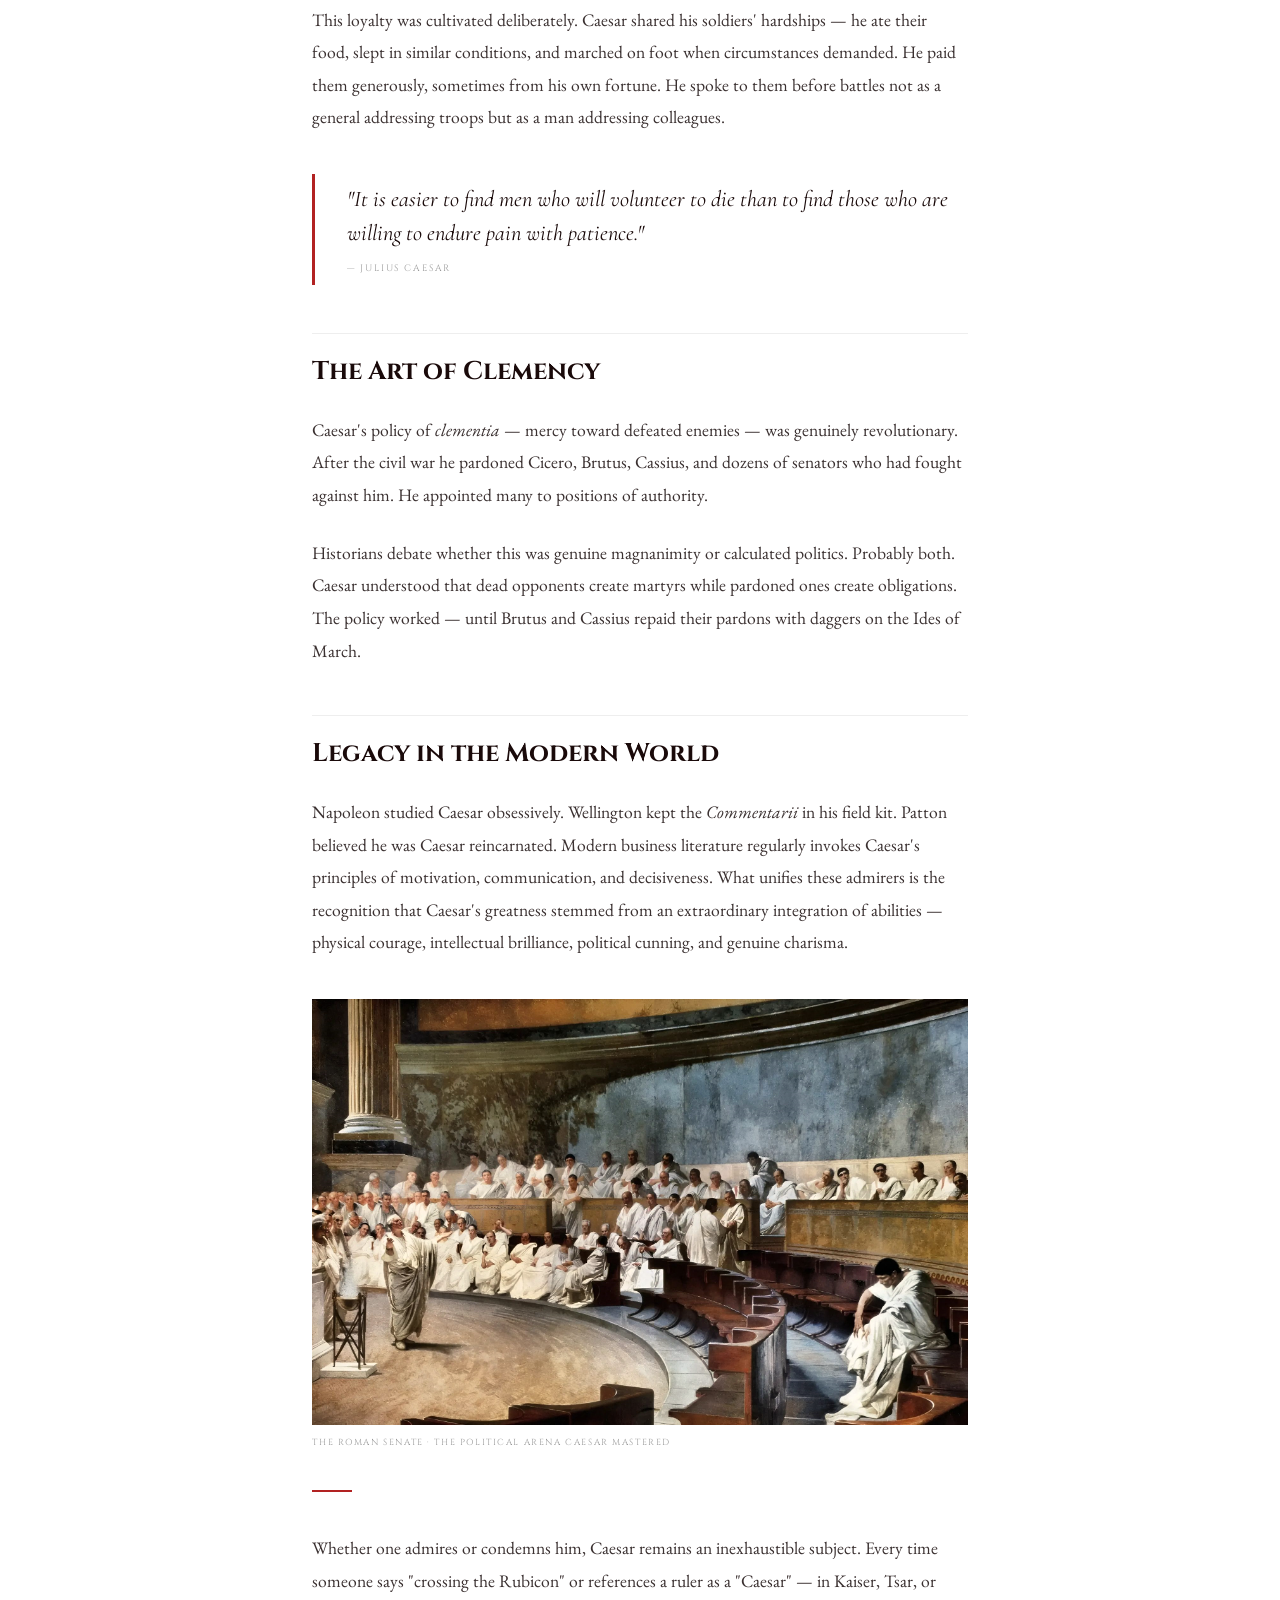
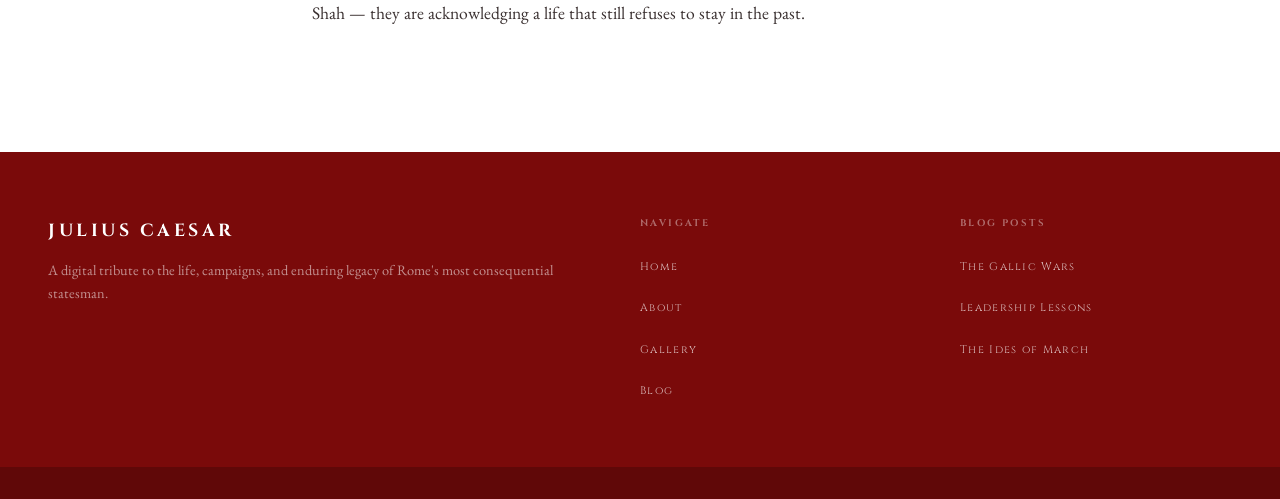
<file: blog-post-2.html>
<!DOCTYPE html>
<html lang="en">
<head>
  <meta charset="UTF-8" />
  <meta name="viewport" content="width=device-width, initial-scale=1.0" />
  <title>Leadership Lessons from Julius Caesar</title>
  <link href="https://fonts.googleapis.com/css2?family=Cormorant+Garamond:ital,wght@0,300;0,400;0,600;1,300;1,400&family=Cinzel:wght@400;600;700&family=EB+Garamond:ital,wght@0,400;1,400&display=swap" rel="stylesheet" />
  <style>
    *, *::before, *::after { box-sizing: border-box; margin: 0; padding: 0; }
    :root { --cream:#FFFFFF; --ink:#1A0A0A; --gold:#B22222; --ash:#555555; --stone:#999999; --serif:'Cormorant Garamond',Georgia,serif; --display:'Cinzel',serif; --body:'EB Garamond',Georgia,serif; }
    html { scroll-behavior: smooth; }
    body { font-family:var(--body); background:var(--cream); color:var(--ink); font-size:18px; line-height:1.75; overflow-x:hidden; }
    .site-header { position:fixed; top:0; left:0; right:0; z-index:200; background:rgba(255,255,255,0.96); backdrop-filter:blur(16px); }
    .nav-meander { height:16px; line-height:0; overflow:hidden; }
    .site-nav { display:flex; align-items:center; justify-content:space-between; height:78px; max-width:1200px; margin:0 auto; padding:0 2.5rem; }
    .nav-logo { display:flex; align-items:center; gap:0.6rem; text-decoration:none; }
    .nav-logo svg { width:20px; height:20px; color:#B22222; flex-shrink:0; }
    .nav-logo-text { font-family:var(--display); font-size:0.9rem; font-weight:700; letter-spacing:0.18em; text-transform:uppercase; color:#B22222; }
    .nav-logo-text em { color:#1A0808; font-style:normal; font-weight:400; }
    .nav-links { display:flex; align-items:center; gap:0.25rem; list-style:none; }
    .nav-links a { font-family:var(--display); font-size:0.62rem; font-weight:600; letter-spacing:0.18em; text-transform:uppercase; color:#7A5252; text-decoration:none; padding:0.5rem 0.85rem; border-radius:4px; transition:color 0.2s,background 0.2s; }
    .nav-links a:hover,.nav-links a.active { color:#B22222; background:rgba(178,34,34,0.07); }
    .nav-toggle { display:none; align-items:center; justify-content:center; width:40px; height:40px; background:transparent; border:1px solid rgba(178,34,34,0.3); border-radius:6px; cursor:pointer; padding:0; }
    .nav-toggle svg { width:22px; height:22px; overflow:visible; }
    .toggle-path { fill:none; stroke:#B22222; stroke-width:2.5; stroke-linecap:round; stroke-linejoin:round; transition:all 0.6s cubic-bezier(0.4,0,0.2,1); }
    .toggle-top { stroke-dasharray:12 63; }
    .nav-toggle.open svg { transform:rotate(-45deg); }
    .nav-toggle.open .toggle-top { stroke-dasharray:20 300; stroke-dashoffset:-32.42px; }
    .drawer-overlay { position:fixed; inset:0; z-index:190; background:rgba(26,8,8,0.35); backdrop-filter:blur(4px); opacity:0; pointer-events:none; transition:opacity 0.35s; }
    .drawer-overlay.open { opacity:1; pointer-events:auto; }
    .drawer { position:fixed; top:0; left:0; bottom:0; z-index:195; width:min(75vw,320px); background:#FFF; border-right:1px solid rgba(178,34,34,0.15); display:flex; flex-direction:column; transform:translateX(-100%); transition:transform 0.35s cubic-bezier(0.4,0,0.2,1); }
    .drawer.open { transform:translateX(0); }
    .drawer-brand { padding:1.5rem 1.25rem; border-bottom:1px solid rgba(178,34,34,0.12); font-family:var(--display); font-size:0.78rem; font-weight:700; letter-spacing:0.18em; text-transform:uppercase; color:#B22222; }
    .drawer-links { display:flex; flex-direction:column; gap:0.25rem; padding:1.5rem 1rem; flex:1; }
    .drawer-links a { font-family:var(--display); font-size:0.68rem; font-weight:600; letter-spacing:0.2em; text-transform:uppercase; color:#7A5252; text-decoration:none; padding:0.65rem 0.85rem; border-radius:6px; transition:color 0.2s,background 0.2s; }
    .drawer-links a:hover { color:#B22222; background:rgba(178,34,34,0.07); }
    .drawer-footer { padding:1.25rem; border-top:1px solid rgba(178,34,34,0.12); }
    .drawer-cta { display:block; font-family:var(--display); font-size:0.62rem; font-weight:700; letter-spacing:0.2em; text-transform:uppercase; text-align:center; background:#B22222; color:#fff; padding:0.85rem 1.5rem; text-decoration:none; transition:background 0.2s; }
    .drawer-cta:hover { background:#8B0000; }
    .post-hero { padding-top:120px; padding-bottom:4rem; padding-left:clamp(1.5rem,8vw,10rem); padding-right:clamp(1.5rem,8vw,10rem); border-bottom:1px solid #EEEEEE; max-width:860px; margin:0 auto; }
    .post-back { display:inline-flex; align-items:center; gap:0.4rem; font-family:var(--display); font-size:0.58rem; font-weight:600; letter-spacing:0.22em; text-transform:uppercase; color:var(--stone); text-decoration:none; margin-bottom:2.5rem; transition:color 0.2s; }
    .post-back:hover { color:var(--gold); }
    .post-tag { font-family:var(--display); font-size:0.58rem; font-weight:600; letter-spacing:0.28em; text-transform:uppercase; color:var(--gold); margin-bottom:1.2rem; }
    .post-title { font-family:var(--display); font-size:clamp(2rem,5vw,3.2rem); font-weight:700; line-height:1.1; color:var(--ink); margin-bottom:1.5rem; }
    .post-meta { display:flex; gap:1.5rem; font-family:var(--display); font-size:0.58rem; letter-spacing:0.18em; text-transform:uppercase; color:var(--stone); padding-bottom:2rem; border-bottom:2px solid var(--gold); }
    .post-body { max-width:860px; margin:0 auto; padding:3.5rem clamp(1.5rem,8vw,10rem) 6rem; }
    .post-body p { font-size:1.1rem; line-height:1.85; color:#3A3030; margin-bottom:1.6rem; }
    .post-body h2 { font-family:var(--display); font-size:clamp(1.2rem,2.5vw,1.6rem); font-weight:700; color:var(--ink); margin:3rem 0 1.2rem; padding-top:1rem; border-top:1px solid #EEEEEE; }
    .post-pullquote { border-left:3px solid var(--gold); margin:2.5rem 0; padding:0.5rem 0 0.5rem 2rem; }
    .post-pullquote p { font-family:var(--serif); font-style:italic; font-size:1.4rem !important; line-height:1.5 !important; color:var(--ink) !important; margin:0 !important; }
    .post-pullquote cite { display:block; margin-top:0.7rem; font-family:var(--display); font-size:0.58rem; letter-spacing:0.2em; text-transform:uppercase; color:var(--stone); font-style:normal; }
    .post-divider { width:40px; height:2px; background:var(--gold); margin:2.5rem 0; }
    .post-img { width:100%; margin:2.5rem 0; }
    .post-img img { width:100%; display:block; filter:sepia(12%) contrast(1.05); }
    .post-img figcaption { font-family:var(--display); font-size:0.55rem; letter-spacing:0.18em; text-transform:uppercase; color:var(--stone); margin-top:0.6rem; }
    .lesson-grid { display:grid; grid-template-columns:repeat(auto-fit,minmax(200px,1fr)); gap:1.5rem; margin:2rem 0 2.5rem; }
    .lesson-card { border-top:2px solid var(--gold); padding:1.5rem 0 0; }
    .lesson-num { font-family:var(--display); font-size:0.55rem; letter-spacing:0.25em; text-transform:uppercase; color:var(--gold); margin-bottom:0.5rem; }
    .lesson-title { font-family:var(--display); font-size:0.85rem; font-weight:700; color:var(--ink); margin-bottom:0.6rem; }
    .lesson-desc { font-family:var(--body); font-size:0.95rem; line-height:1.6; color:var(--ash); }
    footer { background:#7A0A0A; color:rgba(255,255,255,0.8); padding:4rem 3rem; display:grid; grid-template-columns:2fr 1fr 1fr; gap:3rem; }
    .footer-logo { font-family:var(--display); font-size:1.1rem; font-weight:700; letter-spacing:0.2em; color:#fff; margin-bottom:0.75rem; }
    .footer-tagline { font-family:var(--body); font-size:0.9rem; line-height:1.6; color:rgba(255,255,255,0.55); }
    .footer-nav h4 { font-family:var(--display); font-size:0.6rem; letter-spacing:0.25em; text-transform:uppercase; color:rgba(255,255,255,0.4); margin-bottom:1rem; }
    .footer-nav ul { list-style:none; display:flex; flex-direction:column; gap:0.6rem; }
    .footer-nav a { font-family:var(--display); font-size:0.68rem; letter-spacing:0.12em; color:rgba(255,255,255,0.7); text-decoration:none; transition:color 0.2s; }
    .footer-nav a:hover { color:#fff; }
    .footer-bottom { background:#600808; padding:1rem 3rem; }
    @media (max-width:900px) { .nav-links{display:none;} .nav-toggle{display:flex;} footer{grid-template-columns:1fr;gap:2rem;padding:3rem 2rem;} }

    /* ── THEME TOGGLE BUTTON ── */
    .theme-toggle { display:flex; align-items:center; justify-content:center; width:34px; height:34px; background:transparent; border:1px solid rgba(178,34,34,0.3); border-radius:6px; cursor:pointer; color:#B22222; padding:0; transition:background 0.2s, border-color 0.2s; margin-right:0.5rem; flex-shrink:0; }
    .theme-toggle:hover { background:rgba(178,34,34,0.07); border-color:rgba(178,34,34,0.5); }
    .theme-toggle svg { width:16px; height:16px; display:block; }
    .theme-toggle .icon-moon { display:none; }
    [data-theme="dark"] .theme-toggle .icon-moon { display:block; }
    [data-theme="dark"] .theme-toggle .icon-sun { display:none; }

    /* ── DARK MODE ── */
    [data-theme="dark"] body { background:#0D0808; color:#E8D5C4; }
    [data-theme="dark"] .site-header { background:rgba(13,8,8,0.97); }
    [data-theme="dark"] .nav-logo-text { color:#B22222; }
    [data-theme="dark"] .nav-logo-text em { color:#E8D5C4; }
    [data-theme="dark"] .nav-links a { color:#A08080; }
    [data-theme="dark"] .nav-links a:hover, [data-theme="dark"] .nav-links a.active { color:#B22222; background:rgba(178,34,34,0.12); }
    [data-theme="dark"] .theme-toggle { border-color:rgba(178,34,34,0.4); color:#CC4444; }
    [data-theme="dark"] .drawer { background:#140A0A; border-right-color:rgba(178,34,34,0.2); }
    [data-theme="dark"] .drawer-brand { border-bottom-color:rgba(178,34,34,0.15); }
    [data-theme="dark"] .drawer-brand-text em { color:#E8D5C4 !important; }
    [data-theme="dark"] .drawer-links a { color:#A08080; }
    [data-theme="dark"] .drawer-links a:hover { color:#B22222; background:rgba(178,34,34,0.12); }
    [data-theme="dark"] .drawer-footer { border-top-color:rgba(178,34,34,0.15); }
    [data-theme="dark"] .post-hero { border-bottom-color:#2A1212; }
    [data-theme="dark"] .post-title { color:#E8D5C4; }
    [data-theme="dark"] .post-back { color:#7A6060; }
    [data-theme="dark"] .post-back:hover { color:#B22222; }
    [data-theme="dark"] .post-body p { color:#C8B0A8; }
    [data-theme="dark"] .post-body h2 { color:#E8D5C4; border-top-color:#2A1212; }
    [data-theme="dark"] .post-body h3 { color:#B22222; }
    [data-theme="dark"] .post-pullquote p { color:#E8D5C4 !important; }
    [data-theme="dark"] .post-pullquote cite { color:#7A6060; }
    [data-theme="dark"] .post-meta { color:#7A6060; }
    [data-theme="dark"] .post-img figcaption { color:#7A6060; }
  </style>
  <script>(function(){var t=localStorage.getItem('jc-theme')||'light';document.documentElement.setAttribute('data-theme',t);})();</script>
</head>
<body>
  <header class="site-header">
    <nav class="site-nav">
      <a href="index.html" class="nav-logo">
        <svg viewBox="0 0 24 24" fill="none" stroke="currentColor" stroke-width="2" stroke-linecap="round" stroke-linejoin="round"><polyline points="14.5 17.5 3 6 3 3 6 3 17.5 14.5"/><path d="M13 19l6-6"/><path d="M16 16l4 4"/><path d="M19 21l2-2"/></svg>
        <span class="nav-logo-text">Caesar <em>· SPQR</em></span>
      </a>
      <ul class="nav-links">
        <li><a href="index.html">Home</a></li>
        <li><a href="index.html#about">About</a></li>
        <li><a href="index.html#gallery">Gallery</a></li>
        <li><a href="index.html#blog" class="active">Blog</a></li>
      </ul>
      <button class="theme-toggle" id="themeToggle" aria-label="Toggle dark mode" onclick="toggleTheme()">
        <svg class="icon-sun" xmlns="http://www.w3.org/2000/svg" viewBox="0 0 24 24" fill="none" stroke="currentColor" stroke-width="2" stroke-linecap="round" stroke-linejoin="round"><circle cx="12" cy="12" r="5"/><line x1="12" y1="1" x2="12" y2="3"/><line x1="12" y1="21" x2="12" y2="23"/><line x1="4.22" y1="4.22" x2="5.64" y2="5.64"/><line x1="18.36" y1="18.36" x2="19.78" y2="19.78"/><line x1="1" y1="12" x2="3" y2="12"/><line x1="21" y1="12" x2="23" y2="12"/><line x1="4.22" y1="19.78" x2="5.64" y2="18.36"/><line x1="18.36" y1="5.64" x2="19.78" y2="4.22"/></svg>
        <svg class="icon-moon" xmlns="http://www.w3.org/2000/svg" viewBox="0 0 24 24" fill="none" stroke="currentColor" stroke-width="2" stroke-linecap="round" stroke-linejoin="round"><path d="M21 12.79A9 9 0 1 1 11.21 3 7 7 0 0 0 21 12.79z"/></svg>
      </button>
      <button class="nav-toggle" id="navToggle" onclick="toggleDrawer()" aria-label="Open menu">
        <svg viewBox="0 0 32 32"><path class="toggle-path toggle-top" d="M27 10 13 10C10.8 10 9 8.2 9 6 9 3.5 10.8 2 13 2 15.2 2 17 3.8 17 6L17 26C17 28.2 18.8 30 21 30 23.2 30 25 28.2 25 26 25 23.8 23.2 22 21 22L7 22"/><path class="toggle-path toggle-mid" d="M7 16 27 16"/></svg>
      </button>
    </nav>
    <div class="nav-meander" aria-hidden="true">
      <svg width="100%" height="16" style="display:block" xmlns="http://www.w3.org/2000/svg">
        <defs>
          <pattern id="gk" x="0" y="0" width="32" height="16" patternUnits="userSpaceOnUse">
            <rect width="32" height="16" fill="#6B0808"/>
            <polyline points="0,8 8,8 8,2 24,2 24,14 16,14 16,8 32,8"
              fill="none" stroke="white" stroke-width="2"
              stroke-linejoin="miter" stroke-linecap="square"/>
          </pattern>
        </defs>
        <rect width="100%" height="16" fill="url(#gk)"/>
      </svg>
    </div>
  </header>
  <div class="drawer-overlay" id="drawerOverlay" onclick="closeDrawer()"></div>
  <div class="drawer" id="drawer">
    <div class="drawer-brand">Caesar · SPQR</div>
    <div class="drawer-links">
      <a href="index.html">Home</a>
      <a href="index.html#about">About</a>
      <a href="index.html#gallery">Gallery</a>
      <a href="index.html#blog">Blog</a>
    </div>
    <div class="drawer-footer"><a href="index.html#blog" class="drawer-cta" onclick="closeDrawer()">Back to Blog</a></div>
  </div>

  <div class="post-hero">
    <a href="index.html#blog" class="post-back">← Back to Blog</a>
    <div class="post-tag">Leadership &amp; Legacy</div>
    <h1 class="post-title">Leadership Lessons from Julius Caesar</h1>
    <div class="post-meta"><span>7 min read</span><span>100–44 BC</span><span>Command &amp; Character</span></div>
  </div>

  <div class="post-body">
    <p>Two thousand years after his assassination, Julius Caesar remains one of the most studied leaders in human history. Military academies, business schools, and political scientists continue to dissect his methods. What made a man from a middling patrician family the most powerful person in the ancient world — and why do his lessons still hold?</p>

    <div class="post-pullquote">
      <p>"Men willingly believe what they wish to believe."</p>
      <cite>— Julius Caesar, De Bello Gallico</cite>
    </div>

    <h2>Five Principles Caesar Lived By</h2>
    <div class="lesson-grid">
      <div class="lesson-card"><div class="lesson-num">Lesson 01</div><div class="lesson-title">Lead from the front</div><div class="lesson-desc">Caesar routinely fought alongside his men. At Zela, he grabbed a shield from a fleeing soldier and held the line himself.</div></div>
      <div class="lesson-card"><div class="lesson-num">Lesson 02</div><div class="lesson-title">Know your people</div><div class="lesson-desc">He memorised the names of his centurions and senior soldiers. Recognition built loyalty more effectively than pay alone.</div></div>
      <div class="lesson-card"><div class="lesson-num">Lesson 03</div><div class="lesson-title">Clemency in victory</div><div class="lesson-desc">After defeating enemies, Caesar typically pardoned rather than executed them. Former opponents became allies.</div></div>
      <div class="lesson-card"><div class="lesson-num">Lesson 04</div><div class="lesson-title">Move faster than expected</div><div class="lesson-desc">His campaigns were characterised by speed that bordered on recklessness — opponents found him past their defences before they could respond.</div></div>
      <div class="lesson-card"><div class="lesson-num">Lesson 05</div><div class="lesson-title">Control the narrative</div><div class="lesson-desc">His <em>Commentarii</em> were propaganda as much as memoir — written in plain third-person to appear objective while shaping Rome's view of his wars.</div></div>
    </div>

    <h2>The Loyalty of the Legions</h2>
    <p>Perhaps Caesar's most remarkable asset was not his tactical genius but the fierce devotion of his soldiers. The Tenth Legion, his favourite, followed him from Gaul to Greece to Africa over more than a decade of continuous campaigning. When he finally dismissed them, veterans wept.</p>
    <p>This loyalty was cultivated deliberately. Caesar shared his soldiers' hardships — he ate their food, slept in similar conditions, and marched on foot when circumstances demanded. He paid them generously, sometimes from his own fortune. He spoke to them before battles not as a general addressing troops but as a man addressing colleagues.</p>

    <div class="post-pullquote">
      <p>"It is easier to find men who will volunteer to die than to find those who are willing to endure pain with patience."</p>
      <cite>— Julius Caesar</cite>
    </div>

    <h2>The Art of Clemency</h2>
    <p>Caesar's policy of <em>clementia</em> — mercy toward defeated enemies — was genuinely revolutionary. After the civil war he pardoned Cicero, Brutus, Cassius, and dozens of senators who had fought against him. He appointed many to positions of authority.</p>
    <p>Historians debate whether this was genuine magnanimity or calculated politics. Probably both. Caesar understood that dead opponents create martyrs while pardoned ones create obligations. The policy worked — until Brutus and Cassius repaid their pardons with daggers on the Ides of March.</p>

    <h2>Legacy in the Modern World</h2>
    <p>Napoleon studied Caesar obsessively. Wellington kept the <em>Commentarii</em> in his field kit. Patton believed he was Caesar reincarnated. Modern business literature regularly invokes Caesar's principles of motivation, communication, and decisiveness. What unifies these admirers is the recognition that Caesar's greatness stemmed from an extraordinary integration of abilities — physical courage, intellectual brilliance, political cunning, and genuine charisma.</p>

    <figure class="post-img">
      <img src="gallery/roman-senate.png" alt="The Roman Senate" />
      <figcaption>The Roman Senate · the political arena Caesar mastered</figcaption>
    </figure>

    <div class="post-divider"></div>
    <p>Whether one admires or condemns him, Caesar remains an inexhaustible subject. Every time someone says "crossing the Rubicon" or references a ruler as a "Caesar" — in Kaiser, Tsar, or Shah — they are acknowledging a life that still refuses to stay in the past.</p>
  </div>

  <footer>
    <div>
      <div class="footer-logo">JULIUS CAESAR</div>
      <p class="footer-tagline">A digital tribute to the life, campaigns, and enduring legacy of Rome's most consequential statesman.</p>
    </div>
    <nav class="footer-nav"><h4>Navigate</h4><ul><li><a href="index.html">Home</a></li><li><a href="index.html#about">About</a></li><li><a href="index.html#gallery">Gallery</a></li><li><a href="index.html#blog">Blog</a></li></ul></nav>
    <nav class="footer-nav"><h4>Blog Posts</h4><ul><li><a href="blog-post-1.html">The Gallic Wars</a></li><li><a href="blog-post-2.html">Leadership Lessons</a></li><li><a href="blog-post-3.html">The Ides of March</a></li></ul></nav>
  </footer>
  <div class="footer-bottom"></div>

  <script>
    function toggleTheme() {
      var html = document.documentElement;
      var next = html.getAttribute('data-theme') === 'dark' ? 'light' : 'dark';
      html.setAttribute('data-theme', next);
      localStorage.setItem('jc-theme', next);
    }
    function toggleDrawer(){const o=document.getElementById('drawer').classList.toggle('open');document.getElementById('drawerOverlay').classList.toggle('open',o);document.getElementById('navToggle').classList.toggle('open',o);document.body.style.overflow=o?'hidden':'';}
    function closeDrawer(){['drawer','drawerOverlay','navToggle'].forEach(id=>document.getElementById(id).classList.remove('open'));document.body.style.overflow='';}
    document.addEventListener('keydown',e=>{if(e.key==='Escape')closeDrawer();});
  </script>
</body>
</html>
</file>
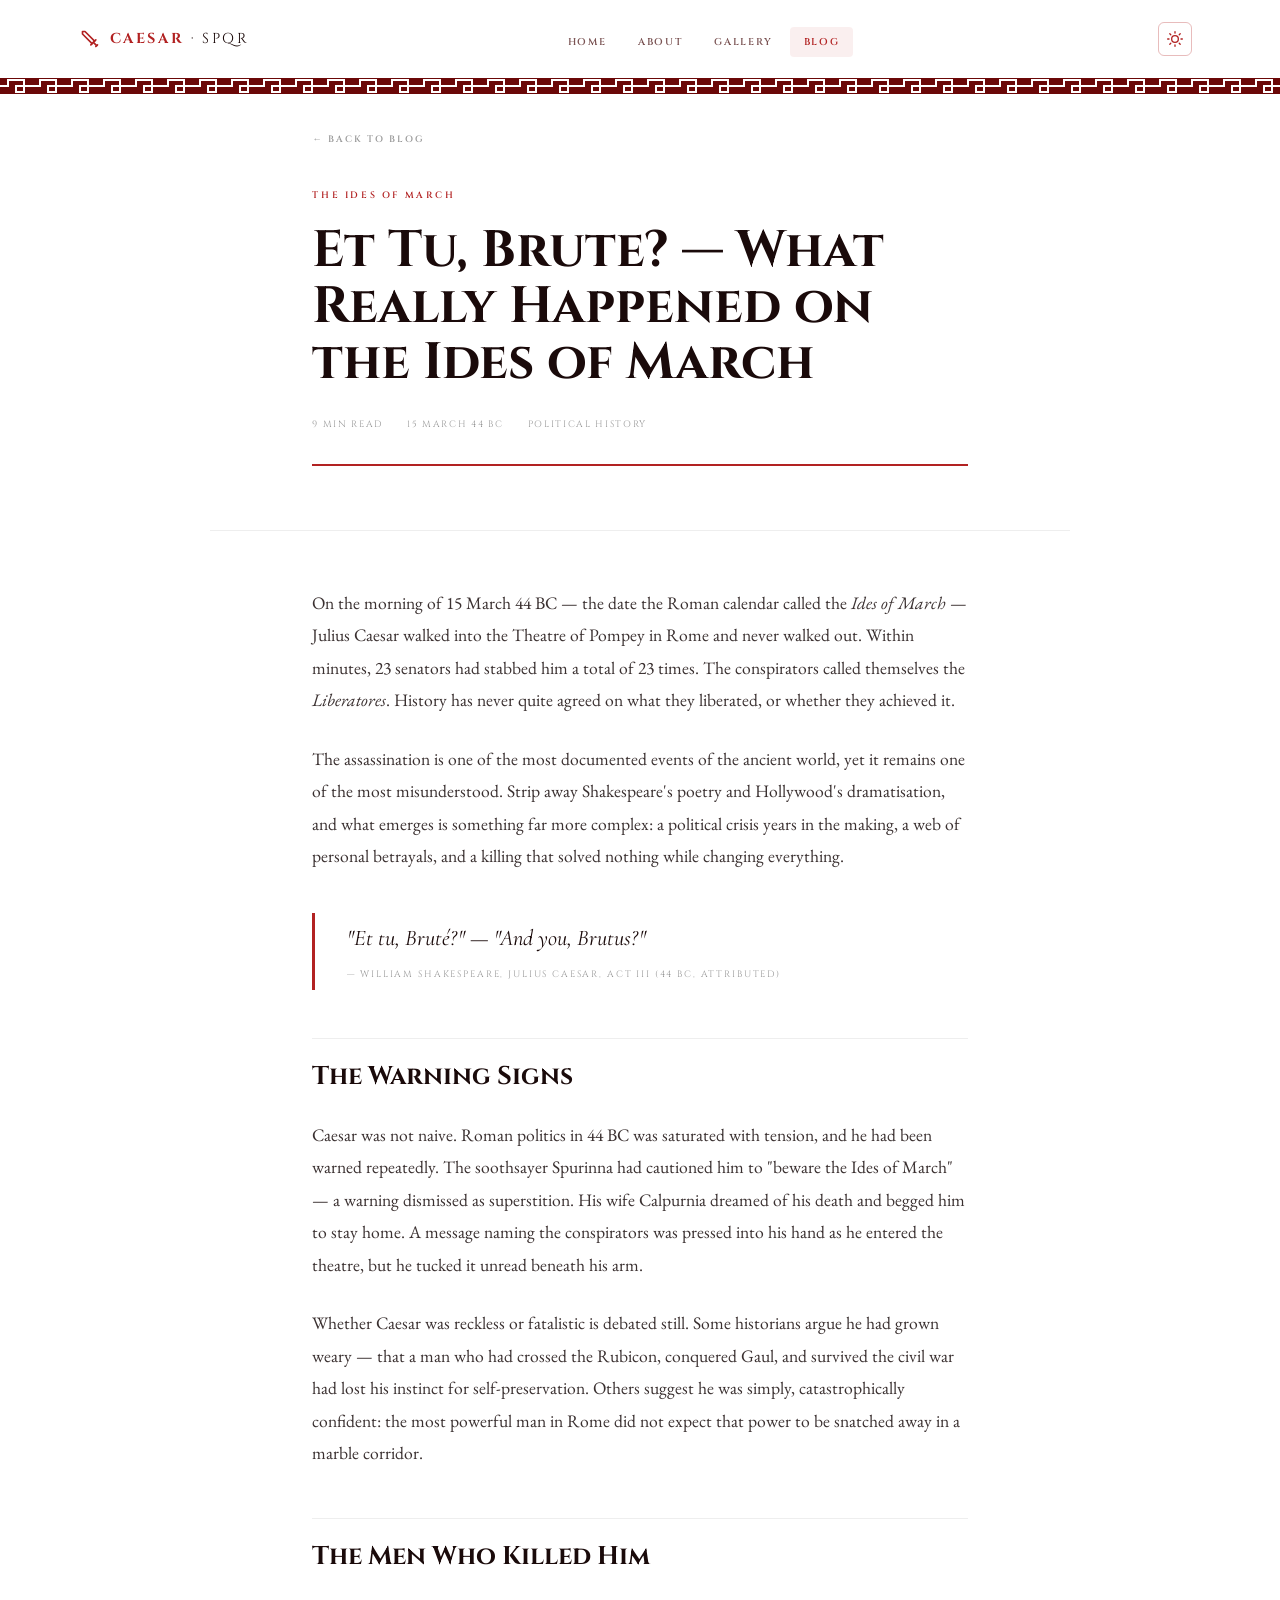
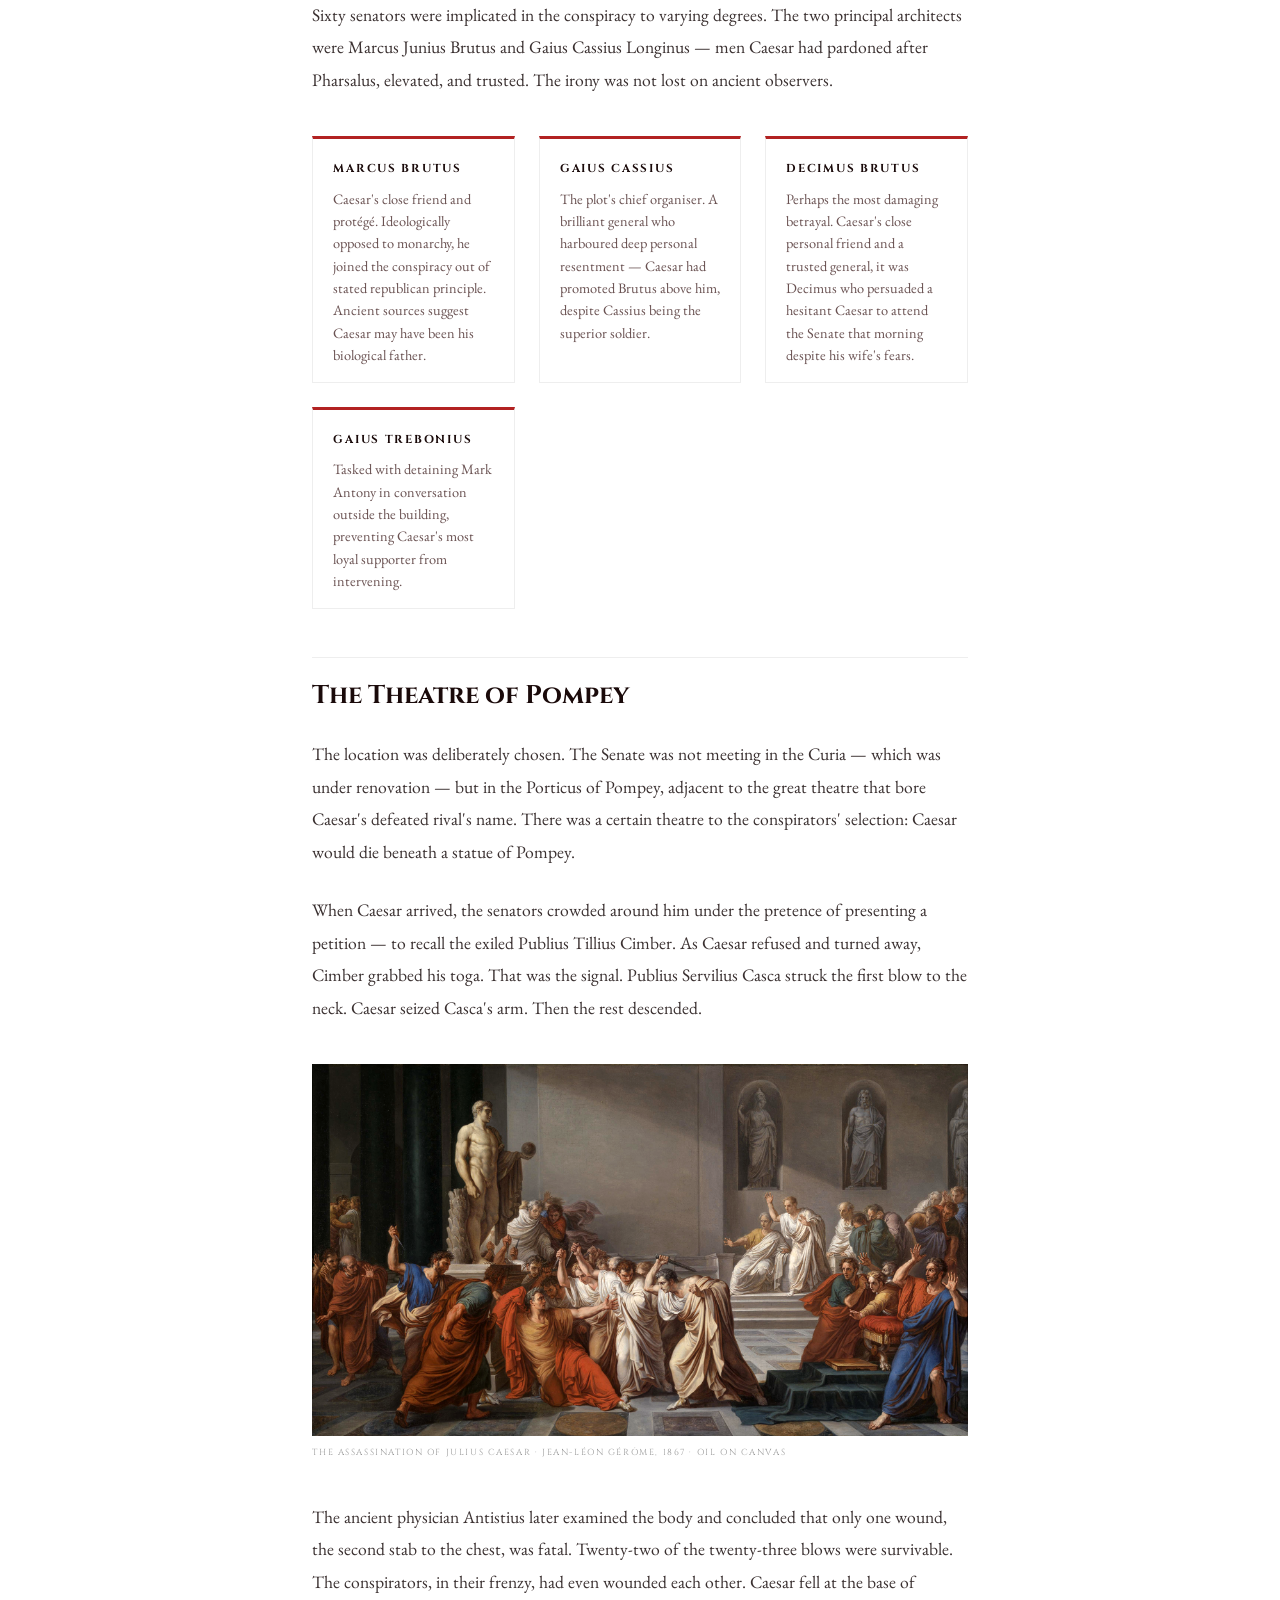
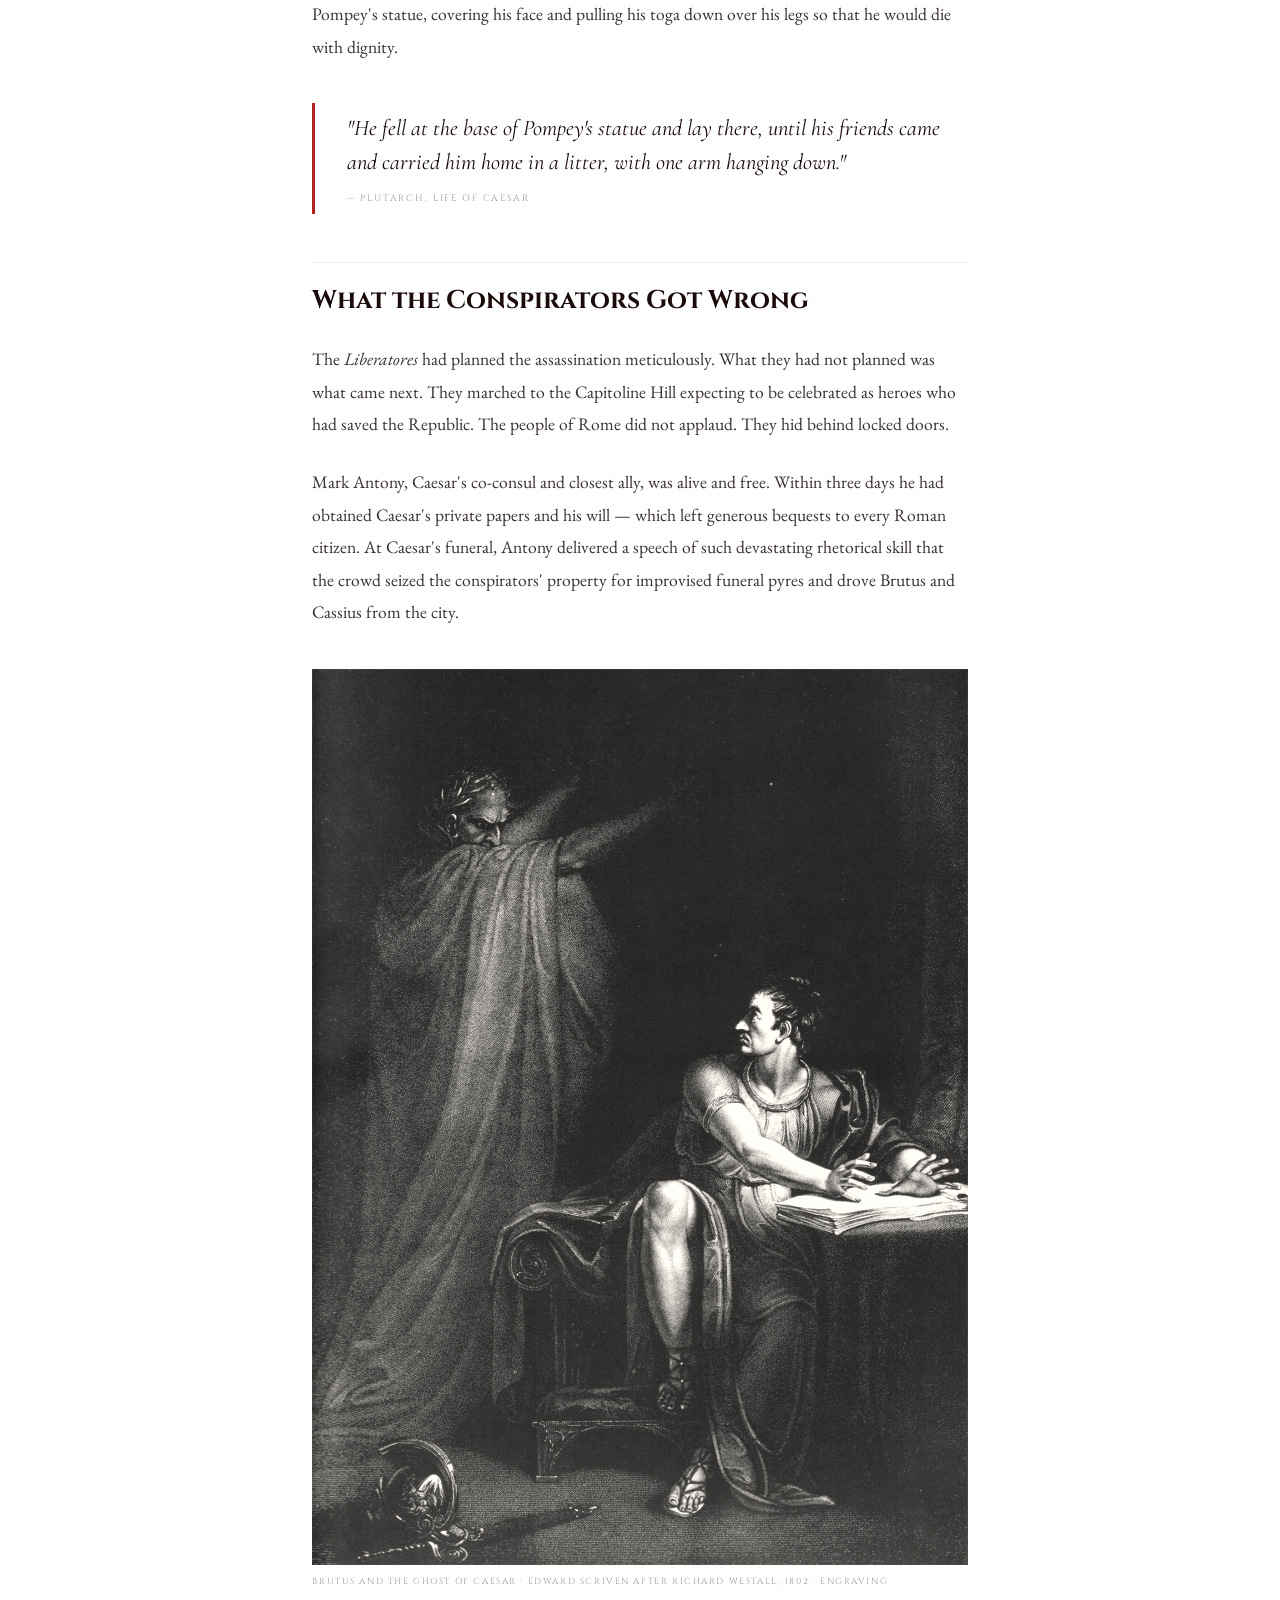
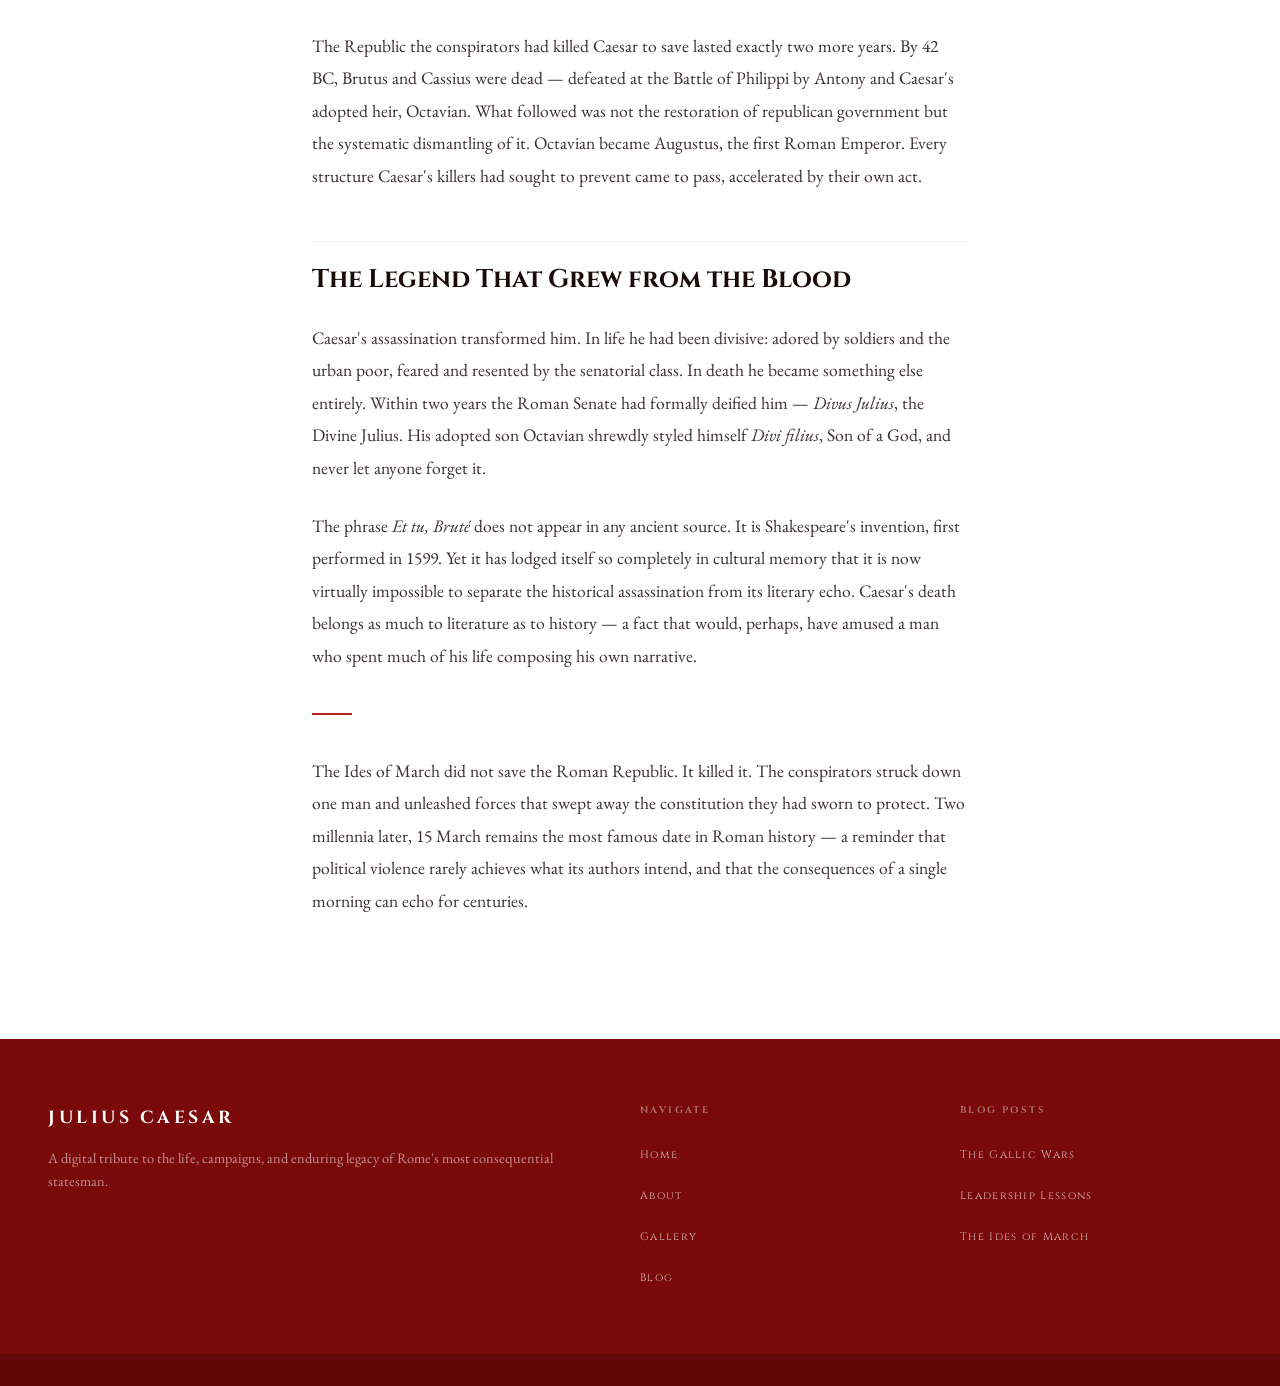
<file: blog-post-3.html>
<!DOCTYPE html>
<html lang="en">
<head>
  <meta charset="UTF-8" />
  <meta name="viewport" content="width=device-width, initial-scale=1.0" />
  <title>The Ides of March — Julius Caesar</title>
  <link href="https://fonts.googleapis.com/css2?family=Cormorant+Garamond:ital,wght@0,300;0,400;0,600;1,300;1,400&family=Cinzel:wght@400;600;700&family=EB+Garamond:ital,wght@0,400;1,400&display=swap" rel="stylesheet" />
  <style>
    *, *::before, *::after { box-sizing: border-box; margin: 0; padding: 0; }
    :root {
      --cream: #FFFFFF;
      --ink:   #1A0A0A;
      --gold:  #B22222;
      --ash:   #555555;
      --stone: #999999;
      --serif:   'Cormorant Garamond', Georgia, serif;
      --display: 'Cinzel', serif;
      --body:    'EB Garamond', Georgia, serif;
    }
    html { scroll-behavior: smooth; }
    body { font-family: var(--body); background: var(--cream); color: var(--ink); font-size: 18px; line-height: 1.75; overflow-x: hidden; }

    /* ── NAV ── */
    .site-header { position: fixed; top:0; left:0; right:0; z-index:200; background: rgba(255,255,255,0.96); backdrop-filter: blur(16px); }
    .nav-meander { height:16px; line-height:0; overflow:hidden; }
    .site-nav { display:flex; align-items:center; justify-content:space-between; height:78px; max-width:1200px; margin:0 auto; padding:0 2.5rem; }
    .nav-logo { display:flex; align-items:center; gap:0.6rem; text-decoration:none; }
    .nav-logo svg { width:20px; height:20px; color:#B22222; flex-shrink:0; }
    .nav-logo-text { font-family:var(--display); font-size:0.9rem; font-weight:700; letter-spacing:0.18em; text-transform:uppercase; color:#B22222; line-height:1; }
    .nav-logo-text em { color:#1A0808; font-style:normal; font-weight:400; }
    .nav-links { display:flex; align-items:center; gap:0.25rem; list-style:none; }
    .nav-links a { font-family:var(--display); font-size:0.62rem; font-weight:600; letter-spacing:0.18em; text-transform:uppercase; color:#7A5252; text-decoration:none; padding:0.5rem 0.85rem; border-radius:4px; transition:color 0.2s, background 0.2s; }
    .nav-links a:hover, .nav-links a.active { color:#B22222; background:rgba(178,34,34,0.07); }
    .nav-toggle { display:none; align-items:center; justify-content:center; width:40px; height:40px; background:transparent; border:1px solid rgba(178,34,34,0.3); border-radius:6px; cursor:pointer; color:#B22222; padding:0; transition:background 0.2s; }
    .nav-toggle svg { width:22px; height:22px; overflow:visible; }
    .toggle-path { fill:none; stroke:#B22222; stroke-width:2.5; stroke-linecap:round; stroke-linejoin:round; transition:all 0.6s cubic-bezier(0.4,0,0.2,1); }
    .toggle-top { stroke-dasharray:12 63; stroke-dashoffset:0; }
    .nav-toggle.open svg { transform:rotate(-45deg); }
    .nav-toggle.open .toggle-top { stroke-dasharray:20 300; stroke-dashoffset:-32.42px; }

    /* ── DRAWER ── */
    .drawer-overlay { position:fixed; inset:0; z-index:190; background:rgba(26,8,8,0.35); backdrop-filter:blur(4px); opacity:0; pointer-events:none; transition:opacity 0.35s; }
    .drawer-overlay.open { opacity:1; pointer-events:auto; }
    .drawer { position:fixed; top:0; left:0; bottom:0; z-index:195; width:min(75vw,320px); background:#FFFFFF; border-right:1px solid rgba(178,34,34,0.15); display:flex; flex-direction:column; transform:translateX(-100%); transition:transform 0.35s cubic-bezier(0.4,0,0.2,1); }
    .drawer.open { transform:translateX(0); }
    .drawer-brand { display:flex; align-items:center; gap:0.6rem; padding:1.5rem 1.25rem; border-bottom:1px solid rgba(178,34,34,0.12); }
    .drawer-brand-text { font-family:var(--display); font-size:0.78rem; font-weight:700; letter-spacing:0.18em; text-transform:uppercase; color:#B22222; }
    .drawer-links { display:flex; flex-direction:column; gap:0.25rem; padding:1.5rem 1rem; flex:1; }
    .drawer-links a { font-family:var(--display); font-size:0.68rem; font-weight:600; letter-spacing:0.2em; text-transform:uppercase; color:#7A5252; text-decoration:none; padding:0.65rem 0.85rem; border-radius:6px; transition:color 0.2s, background 0.2s; }
    .drawer-links a:hover { color:#B22222; background:rgba(178,34,34,0.07); }
    .drawer-footer { padding:1.25rem; border-top:1px solid rgba(178,34,34,0.12); }
    .drawer-cta { display:block; font-family:var(--display); font-size:0.62rem; font-weight:700; letter-spacing:0.2em; text-transform:uppercase; text-align:center; background:#B22222; color:#fff; padding:0.85rem 1.5rem; text-decoration:none; transition:background 0.2s; }
    .drawer-cta:hover { background:#8B0000; }

    /* ── ARTICLE LAYOUT ── */
    .post-hero {
      padding-top: 120px;
      padding-bottom: 4rem;
      padding-left: clamp(1.5rem, 8vw, 10rem);
      padding-right: clamp(1.5rem, 8vw, 10rem);
      border-bottom: 1px solid #EEEEEE;
      max-width: 860px;
      margin: 0 auto;
    }
    .post-back {
      display: inline-flex;
      align-items: center;
      gap: 0.4rem;
      font-family: var(--display);
      font-size: 0.58rem;
      font-weight: 600;
      letter-spacing: 0.22em;
      text-transform: uppercase;
      color: var(--stone);
      text-decoration: none;
      margin-bottom: 2.5rem;
      transition: color 0.2s;
    }
    .post-back:hover { color: var(--gold); }
    .post-tag {
      font-family: var(--display);
      font-size: 0.58rem;
      font-weight: 600;
      letter-spacing: 0.28em;
      text-transform: uppercase;
      color: var(--gold);
      margin-bottom: 1.2rem;
    }
    .post-title {
      font-family: var(--display);
      font-size: clamp(2rem, 5vw, 3.2rem);
      font-weight: 700;
      line-height: 1.1;
      color: var(--ink);
      margin-bottom: 1.5rem;
    }
    .post-meta {
      display: flex;
      gap: 1.5rem;
      font-family: var(--display);
      font-size: 0.58rem;
      letter-spacing: 0.18em;
      text-transform: uppercase;
      color: var(--stone);
      padding-bottom: 2rem;
      border-bottom: 2px solid var(--gold);
    }
    .post-body {
      max-width: 860px;
      margin: 0 auto;
      padding: 3.5rem clamp(1.5rem, 8vw, 10rem) 6rem;
    }
    .post-body p { font-size: 1.1rem; line-height: 1.85; color: #3A3030; margin-bottom: 1.6rem; }
    .post-body h2 {
      font-family: var(--display);
      font-size: clamp(1.2rem, 2.5vw, 1.6rem);
      font-weight: 700;
      color: var(--ink);
      margin: 3rem 0 1.2rem;
      padding-top: 1rem;
      border-top: 1px solid #EEEEEE;
    }
    .post-body h3 {
      font-family: var(--display);
      font-size: 1rem;
      font-weight: 600;
      letter-spacing: 0.08em;
      color: var(--gold);
      margin: 2rem 0 0.8rem;
      text-transform: uppercase;
    }
    .post-pullquote {
      border-left: 3px solid var(--gold);
      margin: 2.5rem 0;
      padding: 0.5rem 0 0.5rem 2rem;
    }
    .post-pullquote p {
      font-family: var(--serif);
      font-style: italic;
      font-size: 1.4rem !important;
      line-height: 1.5 !important;
      color: var(--ink) !important;
      margin: 0 !important;
    }
    .post-pullquote cite {
      display: block;
      margin-top: 0.7rem;
      font-family: var(--display);
      font-size: 0.58rem;
      letter-spacing: 0.2em;
      text-transform: uppercase;
      color: var(--stone);
      font-style: normal;
    }
    .post-divider { width: 40px; height: 2px; background: var(--gold); margin: 2.5rem 0; }
    .post-img {
      width: 100%;
      margin: 2.5rem 0;
      position: relative;
    }
    .post-img img { width: 100%; display: block; filter: sepia(12%) contrast(1.05); }
    .post-img figcaption {
      font-family: var(--display);
      font-size: 0.55rem;
      letter-spacing: 0.18em;
      text-transform: uppercase;
      color: var(--stone);
      margin-top: 0.6rem;
    }

    /* ── CONSPIRATORS GRID ── */
    .conspirator-grid {
      display: grid;
      grid-template-columns: repeat(auto-fit, minmax(200px, 1fr));
      gap: 1.5rem;
      margin: 2.5rem 0;
    }
    .conspirator-card {
      border: 1px solid #EEEEEE;
      border-top: 3px solid var(--gold);
      padding: 1.25rem 1.25rem 1rem;
    }
    .conspirator-card h3 {
      font-family: var(--display);
      font-size: 0.72rem;
      font-weight: 700;
      letter-spacing: 0.15em;
      text-transform: uppercase;
      color: var(--ink);
      margin: 0 0 0.5rem;
    }
    .conspirator-card p {
      font-family: var(--body);
      font-size: 0.9rem !important;
      line-height: 1.55 !important;
      color: #6A5252 !important;
      margin: 0 !important;
    }

    /* ── FOOTER ── */
    footer { background: #7A0A0A; color: rgba(255,255,255,0.8); padding: 4rem 3rem; display: grid; grid-template-columns: 2fr 1fr 1fr; gap: 3rem; max-width: 100%; }
    .footer-brand .footer-logo { font-family:var(--display); font-size:1.1rem; font-weight:700; letter-spacing:0.2em; color:#fff; margin-bottom:0.75rem; }
    .footer-brand .footer-tagline { font-family:var(--body); font-size:0.9rem; line-height:1.6; color:rgba(255,255,255,0.55); }
    .footer-nav h4 { font-family:var(--display); font-size:0.6rem; letter-spacing:0.25em; text-transform:uppercase; color:rgba(255,255,255,0.4); margin-bottom:1rem; }
    .footer-nav ul { list-style:none; display:flex; flex-direction:column; gap:0.6rem; }
    .footer-nav a { font-family:var(--display); font-size:0.68rem; letter-spacing:0.12em; color:rgba(255,255,255,0.7); text-decoration:none; transition:color 0.2s; }
    .footer-nav a:hover { color:#fff; }
    .footer-bottom { background:#600808; padding:1rem 3rem; font-family:var(--display); font-size:0.55rem; letter-spacing:0.15em; color:rgba(255,255,255,0.3); }

    @media (max-width: 900px) {
      .nav-links { display:none; }
      .nav-toggle { display:flex; }
      footer { grid-template-columns:1fr; gap:2rem; padding:3rem 2rem; }
      .conspirator-grid { grid-template-columns: 1fr; }
    }

    /* ── THEME TOGGLE BUTTON ── */
    .theme-toggle { display:flex; align-items:center; justify-content:center; width:34px; height:34px; background:transparent; border:1px solid rgba(178,34,34,0.3); border-radius:6px; cursor:pointer; color:#B22222; padding:0; transition:background 0.2s, border-color 0.2s; margin-right:0.5rem; flex-shrink:0; }
    .theme-toggle:hover { background:rgba(178,34,34,0.07); border-color:rgba(178,34,34,0.5); }
    .theme-toggle svg { width:16px; height:16px; display:block; }
    .theme-toggle .icon-moon { display:none; }
    [data-theme="dark"] .theme-toggle .icon-moon { display:block; }
    [data-theme="dark"] .theme-toggle .icon-sun { display:none; }

    /* ── DARK MODE ── */
    [data-theme="dark"] body { background:#0D0808; color:#E8D5C4; }
    [data-theme="dark"] .site-header { background:rgba(13,8,8,0.97); }
    [data-theme="dark"] .nav-logo-text { color:#B22222; }
    [data-theme="dark"] .nav-logo-text em { color:#E8D5C4; }
    [data-theme="dark"] .nav-links a { color:#A08080; }
    [data-theme="dark"] .nav-links a:hover, [data-theme="dark"] .nav-links a.active { color:#B22222; background:rgba(178,34,34,0.12); }
    [data-theme="dark"] .theme-toggle { border-color:rgba(178,34,34,0.4); color:#CC4444; }
    [data-theme="dark"] .drawer { background:#140A0A; border-right-color:rgba(178,34,34,0.2); }
    [data-theme="dark"] .drawer-brand { border-bottom-color:rgba(178,34,34,0.15); }
    [data-theme="dark"] .drawer-brand-text em { color:#E8D5C4 !important; }
    [data-theme="dark"] .drawer-links a { color:#A08080; }
    [data-theme="dark"] .drawer-links a:hover { color:#B22222; background:rgba(178,34,34,0.12); }
    [data-theme="dark"] .drawer-footer { border-top-color:rgba(178,34,34,0.15); }
    [data-theme="dark"] .post-hero { border-bottom-color:#2A1212; }
    [data-theme="dark"] .post-title { color:#E8D5C4; }
    [data-theme="dark"] .post-back { color:#7A6060; }
    [data-theme="dark"] .post-back:hover { color:#B22222; }
    [data-theme="dark"] .post-body p { color:#C8B0A8; }
    [data-theme="dark"] .post-body h2 { color:#E8D5C4; border-top-color:#2A1212; }
    [data-theme="dark"] .post-body h3 { color:#B22222; }
    [data-theme="dark"] .post-pullquote p { color:#E8D5C4 !important; }
    [data-theme="dark"] .post-pullquote cite { color:#7A6060; }
    [data-theme="dark"] .post-meta { color:#7A6060; }
    [data-theme="dark"] .post-img figcaption { color:#7A6060; }
    [data-theme="dark"] .conspirator-card { background:#1A0A0A; border-color:#2A1212; }
    [data-theme="dark"] .conspirator-name { color:#E8D5C4; }
    [data-theme="dark"] .conspirator-role { color:#7A6060; }
    [data-theme="dark"] .conspirator-desc { color:#C8B0A8; }
  </style>
  <script>(function(){var t=localStorage.getItem('jc-theme')||'light';document.documentElement.setAttribute('data-theme',t);})();</script>
</head>
<body>

  <!-- NAV -->
  <header class="site-header">
    <nav class="site-nav">
      <a href="index.html" class="nav-logo">
        <svg viewBox="0 0 24 24" fill="none" stroke="currentColor" stroke-width="2" stroke-linecap="round" stroke-linejoin="round">
          <polyline points="14.5 17.5 3 6 3 3 6 3 17.5 14.5"/><path d="M13 19l6-6"/><path d="M16 16l4 4"/><path d="M19 21l2-2"/>
        </svg>
        <span class="nav-logo-text">Caesar <em>· SPQR</em></span>
      </a>
      <ul class="nav-links">
        <li><a href="index.html">Home</a></li>
        <li><a href="index.html#about">About</a></li>
        <li><a href="index.html#gallery">Gallery</a></li>
        <li><a href="index.html#blog" class="active">Blog</a></li>
      </ul>
      <button class="theme-toggle" id="themeToggle" aria-label="Toggle dark mode" onclick="toggleTheme()">
        <svg class="icon-sun" xmlns="http://www.w3.org/2000/svg" viewBox="0 0 24 24" fill="none" stroke="currentColor" stroke-width="2" stroke-linecap="round" stroke-linejoin="round"><circle cx="12" cy="12" r="5"/><line x1="12" y1="1" x2="12" y2="3"/><line x1="12" y1="21" x2="12" y2="23"/><line x1="4.22" y1="4.22" x2="5.64" y2="5.64"/><line x1="18.36" y1="18.36" x2="19.78" y2="19.78"/><line x1="1" y1="12" x2="3" y2="12"/><line x1="21" y1="12" x2="23" y2="12"/><line x1="4.22" y1="19.78" x2="5.64" y2="18.36"/><line x1="18.36" y1="5.64" x2="19.78" y2="4.22"/></svg>
        <svg class="icon-moon" xmlns="http://www.w3.org/2000/svg" viewBox="0 0 24 24" fill="none" stroke="currentColor" stroke-width="2" stroke-linecap="round" stroke-linejoin="round"><path d="M21 12.79A9 9 0 1 1 11.21 3 7 7 0 0 0 21 12.79z"/></svg>
      </button>
      <button class="nav-toggle" id="navToggle" onclick="toggleDrawer()" aria-label="Open menu">
        <svg viewBox="0 0 32 32">
          <path class="toggle-path toggle-top" d="M27 10 13 10C10.8 10 9 8.2 9 6 9 3.5 10.8 2 13 2 15.2 2 17 3.8 17 6L17 26C17 28.2 18.8 30 21 30 23.2 30 25 28.2 25 26 25 23.8 23.2 22 21 22L7 22"/>
          <path class="toggle-path toggle-mid" d="M7 16 27 16"/>
        </svg>
      </button>
    </nav>
    <div class="nav-meander" aria-hidden="true">
      <svg width="100%" height="16" style="display:block" xmlns="http://www.w3.org/2000/svg">
        <defs>
          <pattern id="gk" x="0" y="0" width="32" height="16" patternUnits="userSpaceOnUse">
            <rect width="32" height="16" fill="#6B0808"/>
            <polyline points="0,8 8,8 8,2 24,2 24,14 16,14 16,8 32,8"
              fill="none" stroke="white" stroke-width="2"
              stroke-linejoin="miter" stroke-linecap="square"/>
          </pattern>
        </defs>
        <rect width="100%" height="16" fill="url(#gk)"/>
      </svg>
    </div>
  </header>

  <div class="drawer-overlay" id="drawerOverlay" onclick="closeDrawer()"></div>
  <div class="drawer" id="drawer">
    <div class="drawer-brand">
      <span class="drawer-brand-text">Caesar <em style="color:#1A0808;font-style:normal;font-weight:400;">· SPQR</em></span>
    </div>
    <div class="drawer-links">
      <a href="index.html">Home</a>
      <a href="index.html#about">About</a>
      <a href="index.html#gallery">Gallery</a>
      <a href="index.html#blog">Blog</a>
    </div>
    <div class="drawer-footer">
      <a href="index.html#blog" class="drawer-cta" onclick="closeDrawer()">Back to Blog</a>
    </div>
  </div>

  <!-- ARTICLE -->
  <div class="post-hero">
    <a href="index.html#blog" class="post-back">← Back to Blog</a>
    <div class="post-tag">The Ides of March</div>
    <h1 class="post-title">Et Tu, Brute? — What Really Happened on the Ides of March</h1>
    <div class="post-meta">
      <span>9 min read</span>
      <span>15 March 44 BC</span>
      <span>Political History</span>
    </div>
  </div>

  <div class="post-body">

    <p>On the morning of 15 March 44 BC — the date the Roman calendar called the <em>Ides of March</em> — Julius Caesar walked into the Theatre of Pompey in Rome and never walked out. Within minutes, 23 senators had stabbed him a total of 23 times. The conspirators called themselves the <em>Liberatores</em>. History has never quite agreed on what they liberated, or whether they achieved it.</p>

    <p>The assassination is one of the most documented events of the ancient world, yet it remains one of the most misunderstood. Strip away Shakespeare's poetry and Hollywood's dramatisation, and what emerges is something far more complex: a political crisis years in the making, a web of personal betrayals, and a killing that solved nothing while changing everything.</p>

    <div class="post-pullquote">
      <p>"Et tu, Bruté?" — "And you, Brutus?"</p>
      <cite>— William Shakespeare, Julius Caesar, Act III (44 BC, attributed)</cite>
    </div>

    <h2>The Warning Signs</h2>
    <p>Caesar was not naive. Roman politics in 44 BC was saturated with tension, and he had been warned repeatedly. The soothsayer Spurinna had cautioned him to "beware the Ides of March" — a warning dismissed as superstition. His wife Calpurnia dreamed of his death and begged him to stay home. A message naming the conspirators was pressed into his hand as he entered the theatre, but he tucked it unread beneath his arm.</p>

    <p>Whether Caesar was reckless or fatalistic is debated still. Some historians argue he had grown weary — that a man who had crossed the Rubicon, conquered Gaul, and survived the civil war had lost his instinct for self-preservation. Others suggest he was simply, catastrophically confident: the most powerful man in Rome did not expect that power to be snatched away in a marble corridor.</p>

    <h2>The Men Who Killed Him</h2>
    <p>Sixty senators were implicated in the conspiracy to varying degrees. The two principal architects were Marcus Junius Brutus and Gaius Cassius Longinus — men Caesar had pardoned after Pharsalus, elevated, and trusted. The irony was not lost on ancient observers.</p>

    <div class="conspirator-grid">
      <div class="conspirator-card">
        <h3>Marcus Brutus</h3>
        <p>Caesar's close friend and protégé. Ideologically opposed to monarchy, he joined the conspiracy out of stated republican principle. Ancient sources suggest Caesar may have been his biological father.</p>
      </div>
      <div class="conspirator-card">
        <h3>Gaius Cassius</h3>
        <p>The plot's chief organiser. A brilliant general who harboured deep personal resentment — Caesar had promoted Brutus above him, despite Cassius being the superior soldier.</p>
      </div>
      <div class="conspirator-card">
        <h3>Decimus Brutus</h3>
        <p>Perhaps the most damaging betrayal. Caesar's close personal friend and a trusted general, it was Decimus who persuaded a hesitant Caesar to attend the Senate that morning despite his wife's fears.</p>
      </div>
      <div class="conspirator-card">
        <h3>Gaius Trebonius</h3>
        <p>Tasked with detaining Mark Antony in conversation outside the building, preventing Caesar's most loyal supporter from intervening.</p>
      </div>
    </div>

    <h2>The Theatre of Pompey</h2>
    <p>The location was deliberately chosen. The Senate was not meeting in the Curia — which was under renovation — but in the Porticus of Pompey, adjacent to the great theatre that bore Caesar's defeated rival's name. There was a certain theatre to the conspirators' selection: Caesar would die beneath a statue of Pompey.</p>

    <p>When Caesar arrived, the senators crowded around him under the pretence of presenting a petition — to recall the exiled Publius Tillius Cimber. As Caesar refused and turned away, Cimber grabbed his toga. That was the signal. Publius Servilius Casca struck the first blow to the neck. Caesar seized Casca's arm. Then the rest descended.</p>

    <figure class="post-img">
      <img src="gallery/ides-of-march.jpg" alt="The Assassination of Caesar" />
      <figcaption>The Assassination of Julius Caesar · Jean-Léon Gérôme, 1867 · Oil on canvas</figcaption>
    </figure>

    <p>The ancient physician Antistius later examined the body and concluded that only one wound, the second stab to the chest, was fatal. Twenty-two of the twenty-three blows were survivable. The conspirators, in their frenzy, had even wounded each other. Caesar fell at the base of Pompey's statue, covering his face and pulling his toga down over his legs so that he would die with dignity.</p>

    <div class="post-pullquote">
      <p>"He fell at the base of Pompey's statue and lay there, until his friends came and carried him home in a litter, with one arm hanging down."</p>
      <cite>— Plutarch, Life of Caesar</cite>
    </div>

    <h2>What the Conspirators Got Wrong</h2>
    <p>The <em>Liberatores</em> had planned the assassination meticulously. What they had not planned was what came next. They marched to the Capitoline Hill expecting to be celebrated as heroes who had saved the Republic. The people of Rome did not applaud. They hid behind locked doors.</p>

    <p>Mark Antony, Caesar's co-consul and closest ally, was alive and free. Within three days he had obtained Caesar's private papers and his will — which left generous bequests to every Roman citizen. At Caesar's funeral, Antony delivered a speech of such devastating rhetorical skill that the crowd seized the conspirators' property for improvised funeral pyres and drove Brutus and Cassius from the city.</p>

    <figure class="post-img">
      <img src="gallery/brutus-ghost.jpg" alt="Brutus and the Ghost of Caesar" />
      <figcaption>Brutus and the Ghost of Caesar · Edward Scriven after Richard Westall, 1802 · Engraving</figcaption>
    </figure>

    <p>The Republic the conspirators had killed Caesar to save lasted exactly two more years. By 42 BC, Brutus and Cassius were dead — defeated at the Battle of Philippi by Antony and Caesar's adopted heir, Octavian. What followed was not the restoration of republican government but the systematic dismantling of it. Octavian became Augustus, the first Roman Emperor. Every structure Caesar's killers had sought to prevent came to pass, accelerated by their own act.</p>

    <h2>The Legend That Grew from the Blood</h2>
    <p>Caesar's assassination transformed him. In life he had been divisive: adored by soldiers and the urban poor, feared and resented by the senatorial class. In death he became something else entirely. Within two years the Roman Senate had formally deified him — <em>Divus Julius</em>, the Divine Julius. His adopted son Octavian shrewdly styled himself <em>Divi filius</em>, Son of a God, and never let anyone forget it.</p>

    <p>The phrase <em>Et tu, Bruté</em> does not appear in any ancient source. It is Shakespeare's invention, first performed in 1599. Yet it has lodged itself so completely in cultural memory that it is now virtually impossible to separate the historical assassination from its literary echo. Caesar's death belongs as much to literature as to history — a fact that would, perhaps, have amused a man who spent much of his life composing his own narrative.</p>

    <div class="post-divider"></div>
    <p>The Ides of March did not save the Roman Republic. It killed it. The conspirators struck down one man and unleashed forces that swept away the constitution they had sworn to protect. Two millennia later, 15 March remains the most famous date in Roman history — a reminder that political violence rarely achieves what its authors intend, and that the consequences of a single morning can echo for centuries.</p>

  </div>

  <!-- FOOTER -->
  <footer>
    <div class="footer-brand">
      <div class="footer-logo">JULIUS CAESAR</div>
      <p class="footer-tagline">A digital tribute to the life, campaigns, and enduring legacy of Rome's most consequential statesman.</p>
    </div>
    <nav class="footer-nav">
      <h4>Navigate</h4>
      <ul>
        <li><a href="index.html">Home</a></li>
        <li><a href="index.html#about">About</a></li>
        <li><a href="index.html#gallery">Gallery</a></li>
        <li><a href="index.html#blog">Blog</a></li>
      </ul>
    </nav>
    <nav class="footer-nav">
      <h4>Blog Posts</h4>
      <ul>
        <li><a href="blog-post-1.html">The Gallic Wars</a></li>
        <li><a href="blog-post-2.html">Leadership Lessons</a></li>
        <li><a href="blog-post-3.html">The Ides of March</a></li>
      </ul>
    </nav>
  </footer>
  <div class="footer-bottom"></div>

  <script>
    function toggleTheme() {
      var html = document.documentElement;
      var next = html.getAttribute('data-theme') === 'dark' ? 'light' : 'dark';
      html.setAttribute('data-theme', next);
      localStorage.setItem('jc-theme', next);
    }
    function toggleDrawer() {
      const open = document.getElementById('drawer').classList.toggle('open');
      document.getElementById('drawerOverlay').classList.toggle('open', open);
      document.getElementById('navToggle').classList.toggle('open', open);
      document.body.style.overflow = open ? 'hidden' : '';
    }
    function closeDrawer() {
      document.getElementById('drawer').classList.remove('open');
      document.getElementById('drawerOverlay').classList.remove('open');
      document.getElementById('navToggle').classList.remove('open');
      document.body.style.overflow = '';
    }
    document.addEventListener('keydown', e => { if (e.key === 'Escape') closeDrawer(); });
  </script>
</body>
</html>
</file>
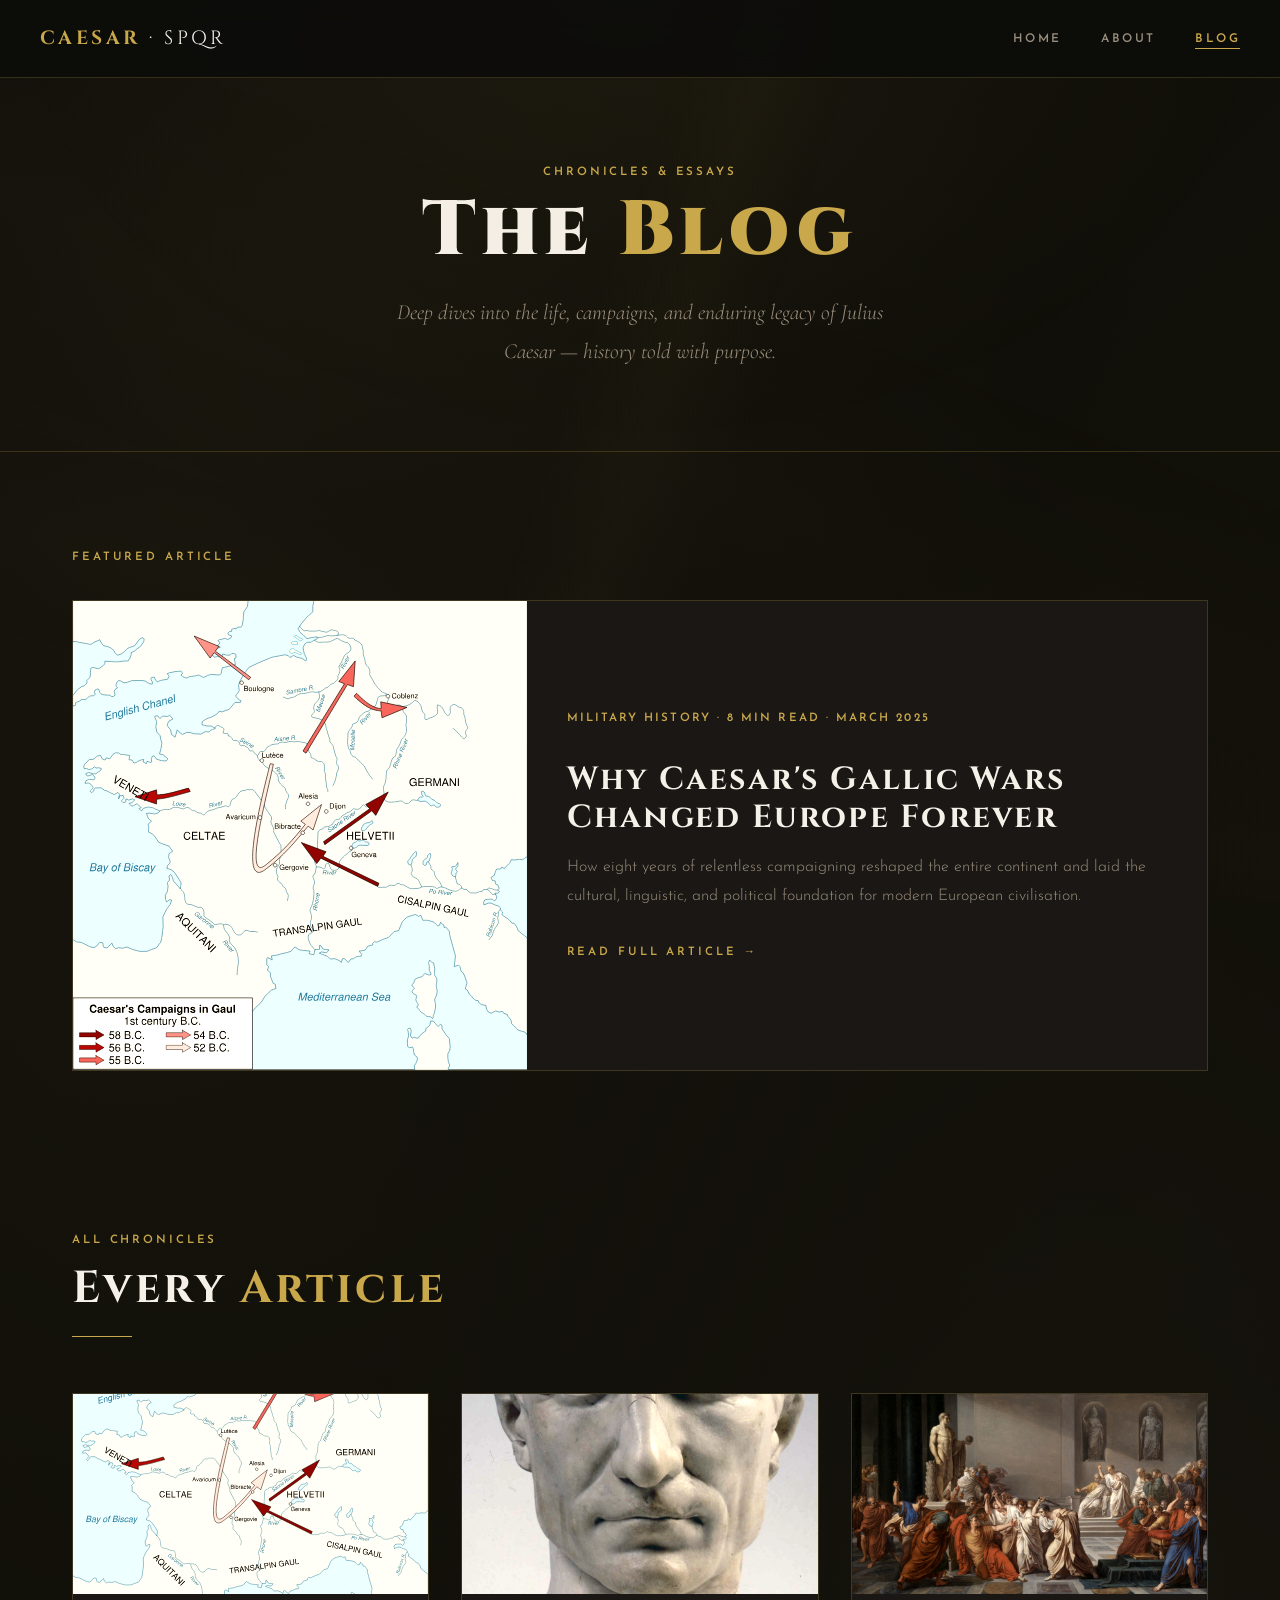
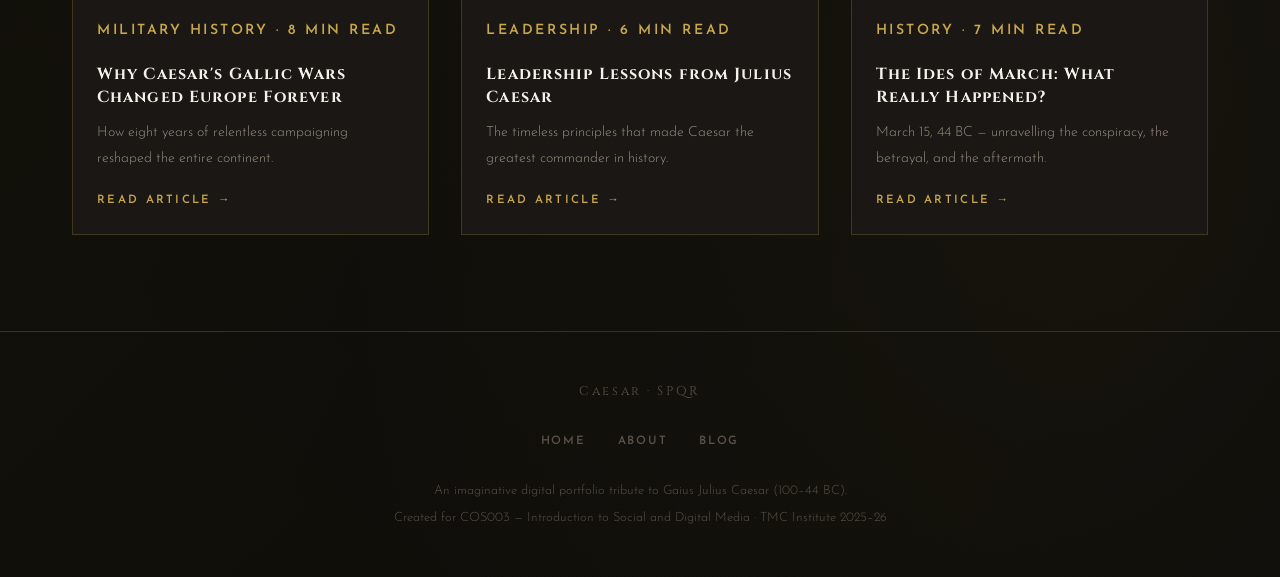
<file: blog.html>
<!DOCTYPE html>
<html lang="en">
<head>
  <meta charset="UTF-8" />
  <meta name="viewport" content="width=device-width, initial-scale=1.0" />
  <title>The Blog — Julius Caesar · Imperial Portfolio</title>
  <link rel="stylesheet" href="css/style.css" />
</head>
<body>
  <nav class="nav" role="navigation" aria-label="Main navigation">
    <a href="index.html" class="nav-logo">Caesar<span> · SPQR</span></a>
    <button class="nav-toggle" aria-label="Toggle menu" aria-expanded="false">
      <span></span><span></span><span></span>
    </button>
    <ul class="nav-links">
      <li><a href="index.html">Home</a></li>
      <li><a href="about.html">About</a></li>
      <li><a href="blog.html">Blog</a></li>
    </ul>
  </nav>

  <main>
    <header class="page-hero">
      <span class="overline">Chronicles &amp; Essays</span>
      <h1>The <span class="gold">Blog</span></h1>
      <p class="hero-subtitle" style="font-family:var(--font-quote);font-style:italic;margin-top:1rem;">Deep dives into the life, campaigns, and enduring legacy of Julius Caesar — history told with purpose.</p>
    </header>

    <!-- Featured Article -->
    <section class="section">
      <span class="overline" style="display:block;margin-bottom:2rem;">Featured Article</span>
      <a href="blog-post-1.html" style="display:block;color:inherit;">
        <div class="featured-blog-card">
          <div class="featured-blog-card-img-wrap">
            <img src="gallery/gallic-wars-map.svg" alt="Map of Caesar's Gallic War campaigns" class="featured-blog-card-img" />
          </div>
          <div class="featured-blog-card-body">
            <p class="blog-card-meta">Military History · 8 min read · March 2025</p>
            <h2>Why Caesar's Gallic Wars Changed Europe Forever</h2>
            <p>How eight years of relentless campaigning reshaped the entire continent and laid the cultural, linguistic, and political foundation for modern European civilisation.</p>
            <span class="overline" style="color:var(--gold);">Read Full Article →</span>
          </div>
        </div>
      </a>
    </section>

    <!-- All Chronicles -->
    <section class="section" style="padding-top:0;">
      <div class="section-header">
        <span class="overline">All Chronicles</span>
        <h2>Every <span class="gold">Article</span></h2>
        <div class="divider"></div>
      </div>
      <div class="blog-grid">
        <a href="blog-post-1.html" class="blog-card">
          <img src="gallery/gallic-wars-map.svg" alt="Map of Caesar's Gallic War campaigns" class="blog-card-img" />
          <div class="blog-card-body">
            <p class="blog-card-meta">Military History · 8 min read</p>
            <h3>Why Caesar's Gallic Wars Changed Europe Forever</h3>
            <p>How eight years of relentless campaigning reshaped the entire continent.</p>
            <span class="read-more">Read Article →</span>
          </div>
        </a>
        <a href="blog-post-2.html" class="blog-card">
          <img src="gallery/portrait-vatican.jpg" alt="Portrait bust of Julius Caesar" class="blog-card-img" />
          <div class="blog-card-body">
            <p class="blog-card-meta">Leadership · 6 min read</p>
            <h3>Leadership Lessons from Julius Caesar</h3>
            <p>The timeless principles that made Caesar the greatest commander in history.</p>
            <span class="read-more">Read Article →</span>
          </div>
        </a>
        <a href="blog-post-3.html" class="blog-card">
          <img src="gallery/ides-of-march.jpg" alt="The Death of Caesar by Camuccini" class="blog-card-img" />
          <div class="blog-card-body">
            <p class="blog-card-meta">History · 7 min read</p>
            <h3>The Ides of March: What Really Happened?</h3>
            <p>March 15, 44 BC — unravelling the conspiracy, the betrayal, and the aftermath.</p>
            <span class="read-more">Read Article →</span>
          </div>
        </a>
      </div>
    </section>
  </main>

  <footer class="footer">
    <p class="footer-logo">Caesar · SPQR</p>
    <ul class="footer-links">
      <li><a href="index.html">Home</a></li>
      <li><a href="about.html">About</a></li>
      <li><a href="blog.html">Blog</a></li>
    </ul>
    <p>An imaginative digital portfolio tribute to Gaius Julius Caesar (100–44 BC).</p>
    <p style="margin-top:0.25rem;">Created for COS003 — Introduction to Social and Digital Media · TMC Institute 2025–26</p>
  </footer>

  <script src="js/main.js"></script>
</body>
</html>
</file>
<file: css/style.css>
/* ============================================================
   JULIUS CAESAR — Imperial Digital Portfolio
   Design: Dark Imperial Roman
   Fonts: Cinzel (headings) + Josefin Sans (body) + Cormorant Garamond (quotes)
   Palette: Charcoal Black #0D0C0A + Imperial Gold #C9A84C
   ============================================================ */

@import url('https://fonts.googleapis.com/css2?family=Cinzel:wght@400;500;600;700;900&family=Josefin+Sans:wght@300;400;500;600;700&family=Cormorant+Garamond:ital,wght@0,300;0,400;0,600;1,300;1,400;1,600&display=swap');

/* ── DESIGN TOKENS ────────────────────────────────────────── */
:root {
  --bg:          #0D0C0A;
  --bg-2:        #141210;
  --bg-card:     #1A1714;
  --bg-card-h:   #201D19;
  --gold:        #C9A84C;
  --gold-light:  #E8C97A;
  --gold-dim:    rgba(201,168,76,0.12);
  --gold-border: rgba(201,168,76,0.22);
  --text:        #F5F0E8;
  --text-muted:  #9A8F7E;
  --text-dim:    #5A5248;

  --font-head:   'Cinzel', 'Times New Roman', serif;
  --font-body:   'Josefin Sans', sans-serif;
  --font-quote:  'Cormorant Garamond', Georgia, serif;

  --nav-h:       78px;
  --max-w:       1200px;
  --radius:      4px;
  --transition:  200ms ease;
  --transition-s:400ms ease;

  --z-nav:     100;
  --z-overlay:  50;
}

/* ── RESET ────────────────────────────────────────────────── */
*, *::before, *::after { box-sizing: border-box; margin: 0; padding: 0; }

html { scroll-behavior: smooth; font-size: 16px; }

body {
  font-family: var(--font-body);
  background-color: var(--bg);
  color: var(--text);
  line-height: 1.7;
  overflow-x: hidden;
  /* Marble texture — layered radial + linear gradients */
  background-image:
    radial-gradient(ellipse at 15% 20%, rgba(201,168,76,0.05) 0%, transparent 55%),
    radial-gradient(ellipse at 85% 80%, rgba(201,168,76,0.04) 0%, transparent 50%),
    radial-gradient(ellipse at 50% 50%, rgba(13,12,10,0.6) 0%, transparent 80%),
    linear-gradient(135deg, #0D0C0A 0%, #111009 50%, #0D0C0A 100%);
}

/* Marble veins */
body::before {
  content: '';
  position: fixed;
  inset: 0;
  background-image:
    linear-gradient(108deg, transparent 44%, rgba(201,168,76,0.025) 50%, transparent 56%),
    linear-gradient( 22deg, transparent 34%, rgba(201,168,76,0.015) 50%, transparent 66%),
    linear-gradient(195deg, transparent 60%, rgba(201,168,76,0.01) 70%, transparent 80%);
  pointer-events: none;
  z-index: 0;
}

body > * { position: relative; z-index: 1; }

img { display: block; max-width: 100%; }
a   { color: var(--gold); text-decoration: none; transition: color var(--transition); }
a:hover { color: var(--gold-light); }

/* ── TYPOGRAPHY ───────────────────────────────────────────── */
h1, h2, h3, h4, h5 {
  font-family: var(--font-head);
  font-weight: 700;
  letter-spacing: 0.07em;
  line-height: 1.2;
  color: var(--text);
}

h1 { font-size: clamp(2.8rem, 6vw, 5.5rem); font-weight: 900; }
h2 { font-size: clamp(1.8rem, 3.5vw, 2.8rem); }
h3 { font-size: clamp(1.1rem, 2vw, 1.5rem); }
h4 { font-size: 1rem; letter-spacing: 0.15em; }

p {
  font-family: var(--font-body);
  font-weight: 300;
  font-size: 1rem;
  line-height: 1.8;
  color: var(--text-muted);
}

.gold        { color: var(--gold); }
.text-center { text-align: center; }
.overline {
  font-family: var(--font-body);
  font-size: 0.72rem;
  font-weight: 600;
  letter-spacing: 0.25em;
  text-transform: uppercase;
  color: var(--gold);
}

blockquote {
  font-family: var(--font-quote);
  font-style: italic;
  font-size: clamp(1.3rem, 2.5vw, 2rem);
  font-weight: 300;
  color: var(--gold-light);
  line-height: 1.5;
  border-left: 2px solid var(--gold);
  padding-left: 1.5rem;
  margin: 2rem 0;
}

/* ── LAYOUT HELPERS ───────────────────────────────────────── */
.container {
  max-width: var(--max-w);
  margin: 0 auto;
  padding: 0 2rem;
}

.section {
  padding: 6rem 2rem;
  max-width: var(--max-w);
  margin: 0 auto;
}

.section-header {
  margin-bottom: 3.5rem;
}

.section-header .overline {
  margin-bottom: 0.75rem;
  display: block;
}

.divider {
  width: 60px;
  height: 1px;
  background: var(--gold);
  margin-top: 1.25rem;
}

.divider.center { margin: 1.25rem auto 0; }

/* ── NAVIGATION ───────────────────────────────────────────── */
.nav {
  position: fixed;
  top: 0; left: 0; right: 0;
  height: var(--nav-h);
  display: flex;
  align-items: center;
  justify-content: space-between;
  padding: 0 2.5rem;
  background: rgba(13,12,10,0.92);
  backdrop-filter: blur(12px);
  -webkit-backdrop-filter: blur(12px);
  border-bottom: 1px solid var(--gold-border);
  z-index: var(--z-nav);
  transition: background var(--transition-s);
}

.nav-logo {
  font-family: var(--font-head);
  font-size: 1.2rem;
  font-weight: 700;
  letter-spacing: 0.18em;
  color: var(--gold);
  text-transform: uppercase;
}

.nav-logo span { color: var(--text); font-weight: 400; }

.nav-links {
  display: flex;
  align-items: center;
  gap: 2.5rem;
  list-style: none;
}

.nav-links a {
  font-family: var(--font-body);
  font-size: 0.75rem;
  font-weight: 600;
  letter-spacing: 0.2em;
  text-transform: uppercase;
  color: var(--text-muted);
  transition: color var(--transition);
  position: relative;
  padding-bottom: 4px;
}

.nav-links a::after {
  content: '';
  position: absolute;
  bottom: 0; left: 0; right: 0;
  height: 1px;
  background: var(--gold);
  transform: scaleX(0);
  transition: transform var(--transition);
}

.nav-links a:hover,
.nav-links a.active { color: var(--gold); }

.nav-links a:hover::after,
.nav-links a.active::after { transform: scaleX(1); }

/* Hamburger */
.nav-toggle {
  display: none;
  flex-direction: column;
  gap: 5px;
  cursor: pointer;
  background: none;
  border: none;
  padding: 4px;
}

.nav-toggle span {
  display: block;
  width: 24px;
  height: 1.5px;
  background: var(--gold);
  transition: transform var(--transition), opacity var(--transition);
}

/* Mobile nav */
@media (max-width: 768px) {
  .nav-toggle { display: flex; }

  .nav-links {
    position: fixed;
    top: var(--nav-h); left: 0; right: 0;
    background: rgba(13,12,10,0.98);
    border-bottom: 1px solid var(--gold-border);
    flex-direction: column;
    align-items: flex-start;
    padding: 2rem 2.5rem;
    gap: 1.5rem;
    transform: translateY(-100%);
    opacity: 0;
    pointer-events: none;
    transition: transform var(--transition-s), opacity var(--transition-s);
  }

  .nav-links.open {
    transform: translateY(0);
    opacity: 1;
    pointer-events: all;
  }

  .nav-links a { font-size: 0.85rem; }
}

/* ── BUTTONS ──────────────────────────────────────────────── */
.btn {
  display: inline-flex;
  align-items: center;
  gap: 0.5rem;
  font-family: var(--font-body);
  font-size: 0.75rem;
  font-weight: 600;
  letter-spacing: 0.22em;
  text-transform: uppercase;
  cursor: pointer;
  border: none;
  transition: all var(--transition);
}

.btn-primary {
  background: var(--gold);
  color: #0D0C0A;
  padding: 1rem 2.2rem;
}

.btn-primary:hover {
  background: var(--gold-light);
  color: #0D0C0A;
  transform: translateY(-2px);
  box-shadow: 0 8px 24px rgba(201,168,76,0.25);
}

.btn-outline {
  border: 1px solid var(--gold-border);
  color: var(--gold);
  padding: 0.85rem 2rem;
  background: transparent;
}

.btn-outline:hover {
  border-color: var(--gold);
  background: var(--gold-dim);
  color: var(--gold-light);
}

/* ── HERO ─────────────────────────────────────────────────── */
.hero {
  min-height: 100vh;
  display: grid;
  grid-template-columns: 1fr 1fr;
  align-items: center;
  gap: 4rem;
  padding: calc(var(--nav-h) + 4rem) 2.5rem 4rem;
  max-width: var(--max-w);
  margin: 0 auto;
}

.hero-content { opacity: 0; animation: fadeInLeft 1s ease 0.2s forwards; }

.hero-overline {
  display: flex;
  align-items: center;
  gap: 1rem;
  margin-bottom: 1.5rem;
}

.hero-overline::before {
  content: '';
  display: block;
  width: 40px;
  height: 1px;
  background: var(--gold);
}

.hero-title {
  font-size: clamp(3.5rem, 8vw, 6.5rem);
  font-weight: 900;
  letter-spacing: 0.06em;
  line-height: 0.95;
  margin-bottom: 1.25rem;
}

.hero-title .gold { display: block; }

.hero-subtitle {
  font-family: var(--font-quote);
  font-style: italic;
  font-size: clamp(1rem, 2vw, 1.35rem);
  color: var(--text-muted);
  font-weight: 300;
  margin-bottom: 0.5rem;
}

.hero-dates {
  font-size: 0.75rem;
  letter-spacing: 0.3em;
  color: var(--text-dim);
  margin-bottom: 2.5rem;
}

.hero-actions { display: flex; gap: 1rem; flex-wrap: wrap; }

/* ── 3D MODEL CONTAINER ───────────────────────────────────── */
.model-wrapper {
  display: flex;
  flex-direction: column;
  align-items: center;
  justify-content: center;
  opacity: 0;
  animation: fadeInRight 1s ease 0.5s forwards;
}

model-viewer {
  width: 480px;
  height: 520px;
  background: transparent;
  --poster-color: transparent;
}

/* ── PAGE HERO (inner pages) ──────────────────────────────── */
.page-hero {
  padding: calc(var(--nav-h) + 5rem) 2.5rem 5rem;
  text-align: center;
  border-bottom: 1px solid var(--gold-border);
  position: relative;
  overflow: hidden;
}

.page-hero::before {
  content: '';
  position: absolute;
  inset: 0;
  background: radial-gradient(ellipse at 50% 0%, rgba(201,168,76,0.06) 0%, transparent 70%);
  pointer-events: none;
}

.page-hero h1 { margin-bottom: 1rem; }
.page-hero p  { margin: 0 auto; max-width: 55ch; }

/* ── CARDS ────────────────────────────────────────────────── */
.cards-grid {
  display: grid;
  grid-template-columns: repeat(auto-fill, minmax(300px, 1fr));
  gap: 1.5rem;
}

.card {
  background: var(--bg-card);
  border: 1px solid var(--gold-border);
  padding: 2rem;
  cursor: pointer;
  transition: background var(--transition), border-color var(--transition), transform var(--transition-s);
  position: relative;
  overflow: hidden;
}

.card::before {
  content: '';
  position: absolute;
  top: 0; left: 0;
  width: 3px;
  height: 0;
  background: var(--gold);
  transition: height var(--transition-s);
}

.card:hover { background: var(--bg-card-h); border-color: var(--gold); transform: translateY(-4px); }
.card:hover::before { height: 100%; }

.card-icon {
  width: 44px;
  height: 44px;
  border: 1px solid var(--gold-border);
  display: flex;
  align-items: center;
  justify-content: center;
  margin-bottom: 1.25rem;
}

.card-icon svg { width: 20px; height: 20px; stroke: var(--gold); fill: none; stroke-width: 1.5; }

.card h3 { font-size: 1.1rem; margin-bottom: 0.75rem; }
.card p  { font-size: 0.9rem; max-width: none; }
.card .card-date {
  font-size: 0.72rem;
  letter-spacing: 0.18em;
  color: var(--gold);
  text-transform: uppercase;
  margin-bottom: 0.5rem;
  font-weight: 600;
}

/* ── TIMELINE ─────────────────────────────────────────────── */
.timeline {
  position: relative;
  padding-left: 1.5rem;
  max-width: 760px;
}

.timeline::before {
  content: '';
  position: absolute;
  left: 0; top: 0; bottom: 0;
  width: 1px;
  background: linear-gradient(to bottom, transparent, var(--gold) 15%, var(--gold) 85%, transparent);
}

.timeline-item {
  position: relative;
  padding: 0 0 2.5rem 2rem;
}

.timeline-item::before {
  content: '';
  position: absolute;
  left: -0.38rem;
  top: 0.35rem;
  width: 0.75rem;
  height: 0.75rem;
  background: var(--bg);
  border: 1.5px solid var(--gold);
  border-radius: 50%;
  box-shadow: 0 0 10px rgba(201,168,76,0.4);
}

.timeline-year {
  font-family: var(--font-head);
  font-size: 0.75rem;
  letter-spacing: 0.2em;
  color: var(--gold);
  margin-bottom: 0.3rem;
}

.timeline-title {
  font-family: var(--font-head);
  font-size: 1.05rem;
  font-weight: 600;
  color: var(--text);
  margin-bottom: 0.4rem;
}

.timeline-desc {
  font-size: 0.9rem;
  color: var(--text-muted);
  line-height: 1.7;
  max-width: 55ch;
}

/* ── GALLERY ──────────────────────────────────────────────── */
.gallery-grid {
  display: grid;
  grid-template-columns: repeat(auto-fill, minmax(280px, 1fr));
  gap: 1rem;
}

.gallery-item {
  position: relative;
  overflow: hidden;
  aspect-ratio: 4/3;
  cursor: pointer;
  border: 1px solid var(--gold-border);
}

.gallery-item img {
  width: 100%;
  height: 100%;
  object-fit: cover;
  transition: transform 0.6s ease;
  filter: sepia(20%) contrast(1.05);
}

.gallery-item:hover img { transform: scale(1.06); }

.gallery-overlay {
  position: absolute;
  inset: 0;
  background: linear-gradient(to top, rgba(13,12,10,0.85) 0%, transparent 60%);
  opacity: 0;
  transition: opacity var(--transition-s);
  display: flex;
  align-items: flex-end;
  padding: 1.25rem;
}

.gallery-item:hover .gallery-overlay { opacity: 1; }

.gallery-overlay p {
  font-size: 0.85rem;
  color: var(--text);
  font-weight: 500;
  max-width: none;
}

/* ── BLOG ─────────────────────────────────────────────────── */
.blog-grid {
  display: grid;
  grid-template-columns: repeat(auto-fill, minmax(320px, 1fr));
  gap: 2rem;
}

.blog-card {
  background: var(--bg-card);
  border: 1px solid var(--gold-border);
  overflow: hidden;
  cursor: pointer;
  transition: border-color var(--transition), transform var(--transition-s);
  display: flex;
  flex-direction: column;
}

.blog-card:hover { border-color: var(--gold); transform: translateY(-5px); }

.blog-card-img {
  width: 100%;
  height: 200px;
  object-fit: cover;
  filter: sepia(25%) contrast(1.1);
  transition: transform 0.6s ease;
}

.blog-card:hover .blog-card-img { transform: scale(1.04); }

.blog-card-body {
  padding: 1.5rem;
  flex: 1;
  display: flex;
  flex-direction: column;
}

.blog-card-meta {
  font-size: 0.72rem;
  letter-spacing: 0.18em;
  text-transform: uppercase;
  color: var(--gold);
  font-weight: 600;
  margin-bottom: 0.75rem;
}

.blog-card h3 {
  font-size: 1rem;
  margin-bottom: 0.75rem;
  line-height: 1.4;
}

.blog-card p {
  font-size: 0.88rem;
  flex: 1;
  margin-bottom: 1.25rem;
}

.blog-card .read-more {
  font-size: 0.72rem;
  letter-spacing: 0.2em;
  text-transform: uppercase;
  color: var(--gold);
  font-weight: 600;
  display: flex;
  align-items: center;
  gap: 0.5rem;
  transition: gap var(--transition), color var(--transition);
}

.blog-card:hover .read-more { gap: 0.85rem; color: var(--gold-light); }

/* ── BLOG POST (article page) ─────────────────────────────── */
.post-container {
  max-width: 760px;
  margin: 0 auto;
  padding: calc(var(--nav-h) + 3rem) 2rem 5rem;
}

.post-meta {
  font-size: 0.75rem;
  letter-spacing: 0.2em;
  text-transform: uppercase;
  color: var(--gold);
  font-weight: 600;
  margin-bottom: 1.5rem;
  display: flex;
  align-items: center;
  gap: 1.5rem;
}

.post-meta span { color: var(--text-muted); }
.post-meta span:last-child { color: var(--text-dim); }

.post-title {
  font-size: clamp(2rem, 4vw, 3rem);
  margin-bottom: 1.5rem;
  line-height: 1.15;
}

.post-divider {
  width: 80px;
  height: 1px;
  background: var(--gold);
  margin-bottom: 2.5rem;
}

.post-body p   { max-width: none; font-size: 1.05rem; margin-bottom: 1.5rem; }
.post-body h2  { font-size: 1.4rem; margin: 2.5rem 0 1rem; }
.post-body h3  { font-size: 1.15rem; margin: 2rem 0 0.75rem; }
.post-body ul,
.post-body ol  { padding-left: 1.5rem; margin-bottom: 1.5rem; color: var(--text-muted); font-size: 1.05rem; line-height: 1.8; }
.post-body li  { margin-bottom: 0.4rem; }

.post-img {
  width: 100%;
  height: 380px;
  object-fit: cover;
  filter: sepia(30%) contrast(1.1);
  border: 1px solid var(--gold-border);
  margin-bottom: 2.5rem;
}

.back-link {
  display: inline-flex;
  align-items: center;
  gap: 0.5rem;
  font-size: 0.72rem;
  letter-spacing: 0.2em;
  text-transform: uppercase;
  color: var(--text-muted);
  font-weight: 600;
  margin-bottom: 2.5rem;
  transition: color var(--transition);
}

.back-link:hover { color: var(--gold); }

/* ── CONNECT PAGE ─────────────────────────────────────────── */
.connect-grid {
  display: grid;
  grid-template-columns: repeat(auto-fill, minmax(240px, 1fr));
  gap: 1.5rem;
  margin-bottom: 4rem;
}

.connect-card {
  background: var(--bg-card);
  border: 1px solid var(--gold-border);
  padding: 2rem;
  text-align: center;
  transition: border-color var(--transition), transform var(--transition-s), background var(--transition);
  cursor: pointer;
}

.connect-card:hover {
  border-color: var(--gold);
  background: var(--bg-card-h);
  transform: translateY(-4px);
}

.connect-card svg {
  width: 28px; height: 28px;
  stroke: var(--gold);
  fill: none;
  stroke-width: 1.5;
  margin: 0 auto 1rem;
  display: block;
}

.connect-card h3 { font-size: 0.95rem; margin-bottom: 0.5rem; }
.connect-card p  { font-size: 0.85rem; }
.connect-card .handle {
  font-size: 0.8rem;
  color: var(--gold);
  letter-spacing: 0.1em;
  margin-top: 0.75rem;
  font-weight: 600;
}

/* ── FOOTER ───────────────────────────────────────────────── */
.footer {
  border-top: 1px solid var(--gold-border);
  padding: 3rem 2.5rem;
  text-align: center;
}

.footer-logo {
  font-family: var(--font-head);
  font-size: 1.1rem;
  letter-spacing: 0.2em;
  color: var(--gold);
  margin-bottom: 1rem;
}

.footer p {
  font-size: 0.8rem;
  color: var(--text-dim);
  max-width: none;
}

.footer-links {
  display: flex;
  justify-content: center;
  gap: 2rem;
  list-style: none;
  margin: 1.5rem 0;
}

.footer-links a {
  font-size: 0.72rem;
  letter-spacing: 0.15em;
  text-transform: uppercase;
  color: var(--text-dim);
  font-weight: 600;
}

.footer-links a:hover { color: var(--gold); }

/* ── FEATURED SECTION ─────────────────────────────────────── */
.featured-grid {
  display: grid;
  grid-template-columns: 1fr 1fr;
  gap: 2rem;
  align-items: center;
}

.featured-text h2 { margin-bottom: 1rem; }
.featured-text p  { margin-bottom: 1.5rem; }

.stat-row {
  display: grid;
  grid-template-columns: repeat(3, 1fr);
  gap: 1.5rem;
  margin-top: 2rem;
  padding-top: 2rem;
  border-top: 1px solid var(--gold-border);
}

.stat { text-align: center; }
.stat-num {
  font-family: var(--font-head);
  font-size: 2rem;
  font-weight: 900;
  color: var(--gold);
  display: block;
}
.stat-label {
  font-size: 0.72rem;
  letter-spacing: 0.15em;
  text-transform: uppercase;
  color: var(--text-dim);
  font-weight: 600;
}

/* ── QUOTE SECTION ────────────────────────────────────────── */
.quote-section {
  padding: 5rem 2.5rem;
  border-top: 1px solid var(--gold-border);
  border-bottom: 1px solid var(--gold-border);
  text-align: center;
  background: linear-gradient(to bottom, transparent, rgba(201,168,76,0.02), transparent);
}

.quote-section blockquote {
  border: none;
  padding: 0;
  max-width: 700px;
  margin: 0 auto 1rem;
  font-size: clamp(1.4rem, 3vw, 2.2rem);
}

.quote-attr {
  font-size: 0.75rem;
  letter-spacing: 0.25em;
  text-transform: uppercase;
  color: var(--text-dim);
  font-weight: 600;
}

/* ── SCROLL ANIMATIONS ────────────────────────────────────── */
.reveal {
  opacity: 0;
  transform: translateY(28px);
  transition: opacity 0.7s ease, transform 0.7s ease;
}

.reveal.visible {
  opacity: 1;
  transform: translateY(0);
}

.reveal-left {
  opacity: 0;
  transform: translateX(-28px);
  transition: opacity 0.7s ease, transform 0.7s ease;
}

.reveal-left.visible { opacity: 1; transform: translateX(0); }

.reveal-right {
  opacity: 0;
  transform: translateX(28px);
  transition: opacity 0.7s ease, transform 0.7s ease;
}

.reveal-right.visible { opacity: 1; transform: translateX(0); }

/* Stagger delays for grids */
.stagger-1 { transition-delay: 0.1s; }
.stagger-2 { transition-delay: 0.2s; }
.stagger-3 { transition-delay: 0.3s; }
.stagger-4 { transition-delay: 0.4s; }
.stagger-5 { transition-delay: 0.5s; }
.stagger-6 { transition-delay: 0.6s; }

/* ── KEYFRAMES ────────────────────────────────────────────── */
@keyframes fadeInLeft {
  from { opacity: 0; transform: translateX(-40px); }
  to   { opacity: 1; transform: translateX(0); }
}

@keyframes fadeInRight {
  from { opacity: 0; transform: translateX(40px); }
  to   { opacity: 1; transform: translateX(0); }
}

@keyframes rotatePedestal {
  0%   { box-shadow: 0 0 40px rgba(201,168,76,0.08), inset 0 0 60px rgba(201,168,76,0.03); }
  50%  { box-shadow: 0 0 60px rgba(201,168,76,0.14), inset 0 0 60px rgba(201,168,76,0.05); }
  100% { box-shadow: 0 0 40px rgba(201,168,76,0.08), inset 0 0 60px rgba(201,168,76,0.03); }
}

@keyframes pulse {
  0%, 100% { opacity: 0.6; }
  50%       { opacity: 1; }
}

/* ── RESPONSIVE ───────────────────────────────────────────── */
@media (max-width: 900px) {
  .hero {
    grid-template-columns: 1fr;
    text-align: center;
    padding-top: calc(var(--nav-h) + 3rem);
  }

  .hero-overline { justify-content: center; }
  .hero-actions  { justify-content: center; }

  .model-wrapper { order: -1; }

  model-viewer { width: 320px; height: 360px; }

  .featured-grid { grid-template-columns: 1fr; }
  .stat-row      { grid-template-columns: repeat(3,1fr); }
}

@media (max-width: 600px) {
  :root { --nav-h: 68px; }
  .section { padding: 4rem 1.25rem; }
  .nav { padding: 0 1.25rem; }
  .hero { padding-left: 1.25rem; padding-right: 1.25rem; gap: 2.5rem; }

  model-viewer { width: 280px; height: 300px; }

  .cards-grid  { grid-template-columns: 1fr; }
  .blog-grid   { grid-template-columns: 1fr; }
  .gallery-grid{ grid-template-columns: repeat(2,1fr); }
  .stat-row    { grid-template-columns: 1fr; gap: 1rem; }
  .footer-links{ flex-wrap: wrap; gap: 1rem; }
}

/* Accessibility */
@media (prefers-reduced-motion: reduce) {
  *, *::before, *::after { animation-duration: 0.01ms !important; transition-duration: 0.01ms !important; }
  .reveal, .reveal-left, .reveal-right { opacity: 1; transform: none; }
  .hero-content, .model-wrapper { opacity: 1; }
}

:focus-visible {
  outline: 2px solid var(--gold);
  outline-offset: 3px;
}

/* ── NAV SCROLLED SHADOW ──────────────────────────────────────── */
.nav--scrolled { box-shadow: 0 4px 40px rgba(0,0,0,0.5); }

/* ── SECTION HEADER CENTERED ──────────────────────────────────── */
.section-header.center { text-align: center; }
.section-header.center .divider { margin-left: auto; margin-right: auto; }

/* ── STAGGER GALLERY CAROUSEL ─────────────────────────────────── */
.gallery-carousel-section {
  padding: 5rem 0;
  background: #09080700;
  border-top: 1px solid var(--gold-border);
}

.gallery-carousel-header {
  text-align: center;
  padding: 0 2rem;
  margin-bottom: 3rem;
}

.gc-wrapper {
  position: relative;
  width: 100%;
  overflow: hidden;
  height: 600px;
}

.gc-card {
  position: absolute;
  left: 50%; top: 50%;
  cursor: pointer;
  border: 2px solid #3a3530;
  overflow: hidden;
  transition: all 500ms ease-in-out;
}

.gc-card--center { border-color: rgba(201,168,76,0.8); }
.gc-card:not(.gc-card--center):hover { border-color: rgba(201,168,76,0.4); }

.gc-corner-cut {
  position: absolute;
  display: block;
  right: -2px; top: 48px;
  height: 2px;
  background: rgba(201,168,76,0.5);
  transform-origin: top right;
  transform: rotate(45deg);
  z-index: 20;
}

.gc-img {
  position: absolute; inset: 0;
  width: 100%; height: 100%;
  object-fit: cover;
  transition: all 500ms ease;
  filter: sepia(50%) contrast(0.95) brightness(0.55);
}

.gc-img--center { filter: sepia(15%) contrast(1.05) brightness(0.9); }

.gc-overlay { position: absolute; inset: 0; transition: all 500ms; }
.gc-overlay--center { background: linear-gradient(to top, rgba(0,0,0,0.95) 0%, rgba(0,0,0,0.5) 40%, rgba(0,0,0,0.1) 100%); }
.gc-overlay--side   { background: linear-gradient(to top, rgba(0,0,0,0.8) 0%, rgba(0,0,0,0.2) 60%, transparent 100%); }

.gc-badge {
  position: absolute; top: 1rem; left: 1rem; z-index: 10;
  font-family: var(--font-body);
  font-size: 0.62rem; font-weight: 600;
  letter-spacing: 0.22em; text-transform: uppercase;
  padding: 0.2rem 0.5rem;
  background: var(--gold); color: #0D0C0A;
}

.gc-content {
  position: absolute; bottom: 0; left: 0; right: 0;
  padding: 1.25rem; z-index: 10;
}

.gc-title {
  font-family: var(--font-head);
  font-size: 0.85rem; font-weight: 600;
  letter-spacing: 0.06em;
  color: rgba(255,255,255,0.7);
  line-height: 1.3; margin-bottom: 0;
}

.gc-title--center { font-size: 1rem; color: #fff; margin-bottom: 0.5rem; }

.gc-desc {
  font-family: var(--font-body);
  font-size: 0.82rem; color: rgba(255,255,255,0.8);
  line-height: 1.5; margin-bottom: 0.75rem;
  display: -webkit-box;
  -webkit-line-clamp: 4;
  -webkit-box-orient: vertical;
  overflow: hidden; max-width: none;
}

.gc-caption {
  font-family: var(--font-body);
  font-size: 0.65rem; letter-spacing: 0.18em;
  text-transform: uppercase; color: rgba(201,168,76,0.7); max-width: none;
}

.gc-hint {
  font-family: var(--font-body);
  font-size: 0.6rem; letter-spacing: 0.25em;
  text-transform: uppercase; color: rgba(201,168,76,0.5);
  margin-top: 0.25rem; max-width: none;
}

.gc-bar {
  position: absolute; bottom: 0; left: 0; right: 0;
  height: 3px; background: var(--gold); z-index: 20;
}

.gc-nav {
  position: absolute; bottom: 1rem; left: 50%;
  transform: translateX(-50%);
  display: flex; gap: 0.5rem; z-index: 30;
}

.gc-nav-btn {
  width: 48px; height: 48px;
  display: flex; align-items: center; justify-content: center;
  background: rgba(10,9,8,0.9);
  border: 1px solid rgba(201,168,76,0.3);
  color: var(--gold); cursor: pointer;
  transition: all var(--transition);
  font-size: 1.2rem; line-height: 1;
}

.gc-nav-btn:hover { background: var(--gold); color: #0D0C0A; border-color: var(--gold); }

/* ── FEATURED BLOG CARD (horizontal) ─────────────────────────── */
.featured-blog-card {
  background: var(--bg-card);
  border: 1px solid var(--gold-border);
  overflow: hidden;
  display: flex;
  transition: border-color var(--transition), transform var(--transition-s);
  margin-bottom: 4rem;
  cursor: pointer;
}

.featured-blog-card:hover { border-color: var(--gold); transform: translateY(-3px); }

.featured-blog-card-img-wrap {
  width: 40%; min-height: 260px;
  overflow: hidden; flex-shrink: 0;
}

.featured-blog-card-img {
  width: 100%; height: 100%;
  object-fit: cover;
  filter: sepia(25%) contrast(1.1);
  transition: transform 0.6s ease;
  display: block;
}

.featured-blog-card:hover .featured-blog-card-img { transform: scale(1.04); }

.featured-blog-card-body {
  padding: 2.5rem;
  display: flex; flex-direction: column; justify-content: center;
}

.featured-blog-card-body h2 { font-size: clamp(1.3rem,2.5vw,2rem); margin-bottom: 1rem; }
.featured-blog-card-body > p { margin-bottom: 2rem; }

@media (max-width: 700px) {
  .featured-blog-card { flex-direction: column; }
  .featured-blog-card-img-wrap { width: 100%; min-height: 200px; height: 200px; }
  .featured-blog-card-body { padding: 1.5rem; }
}

/* ── ACADEMIC NOTE SECTION ────────────────────────────────────── */
.academic-note {
  padding: 5rem 2rem;
  max-width: 640px;
  margin: 0 auto;
  text-align: center;
}

.academic-note h3 { font-size: 1.5rem; margin-bottom: 1rem; }
.academic-note p  { font-size: 0.9rem; margin-bottom: 1rem; }
</file>
